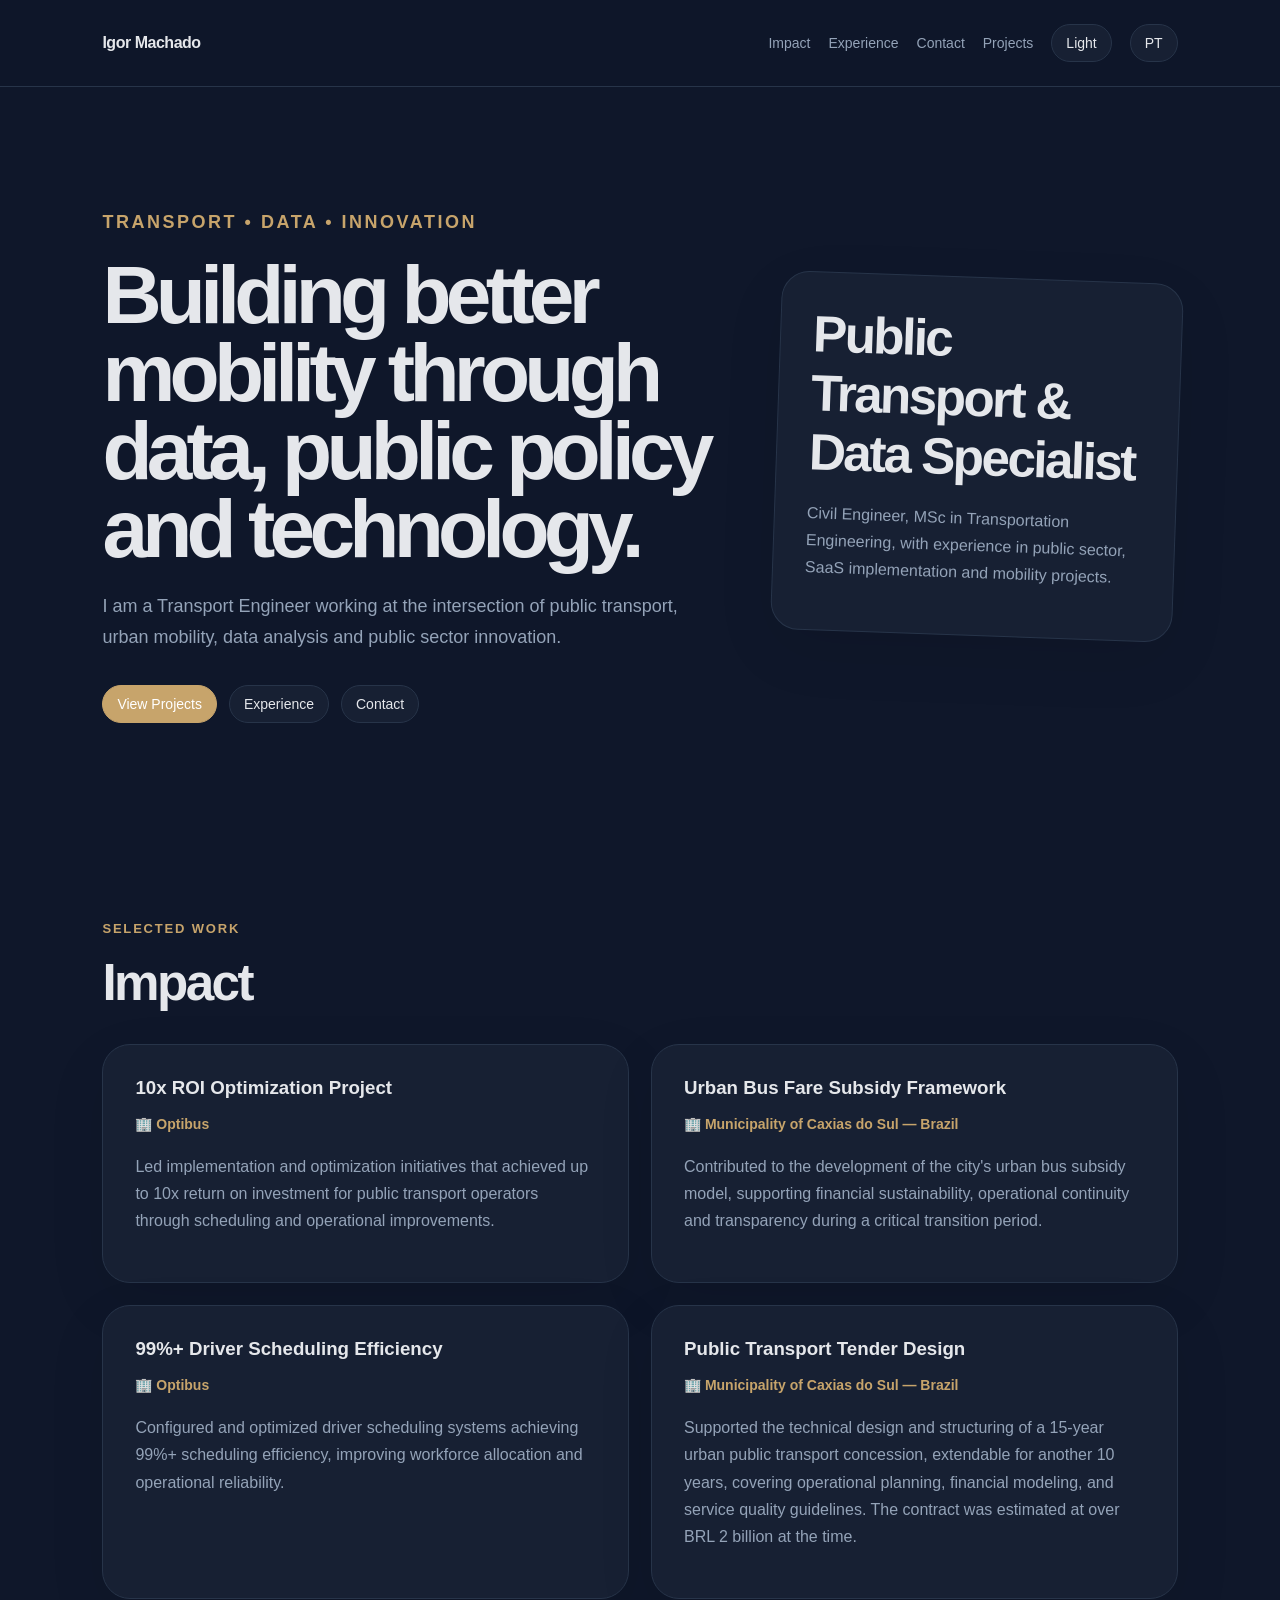
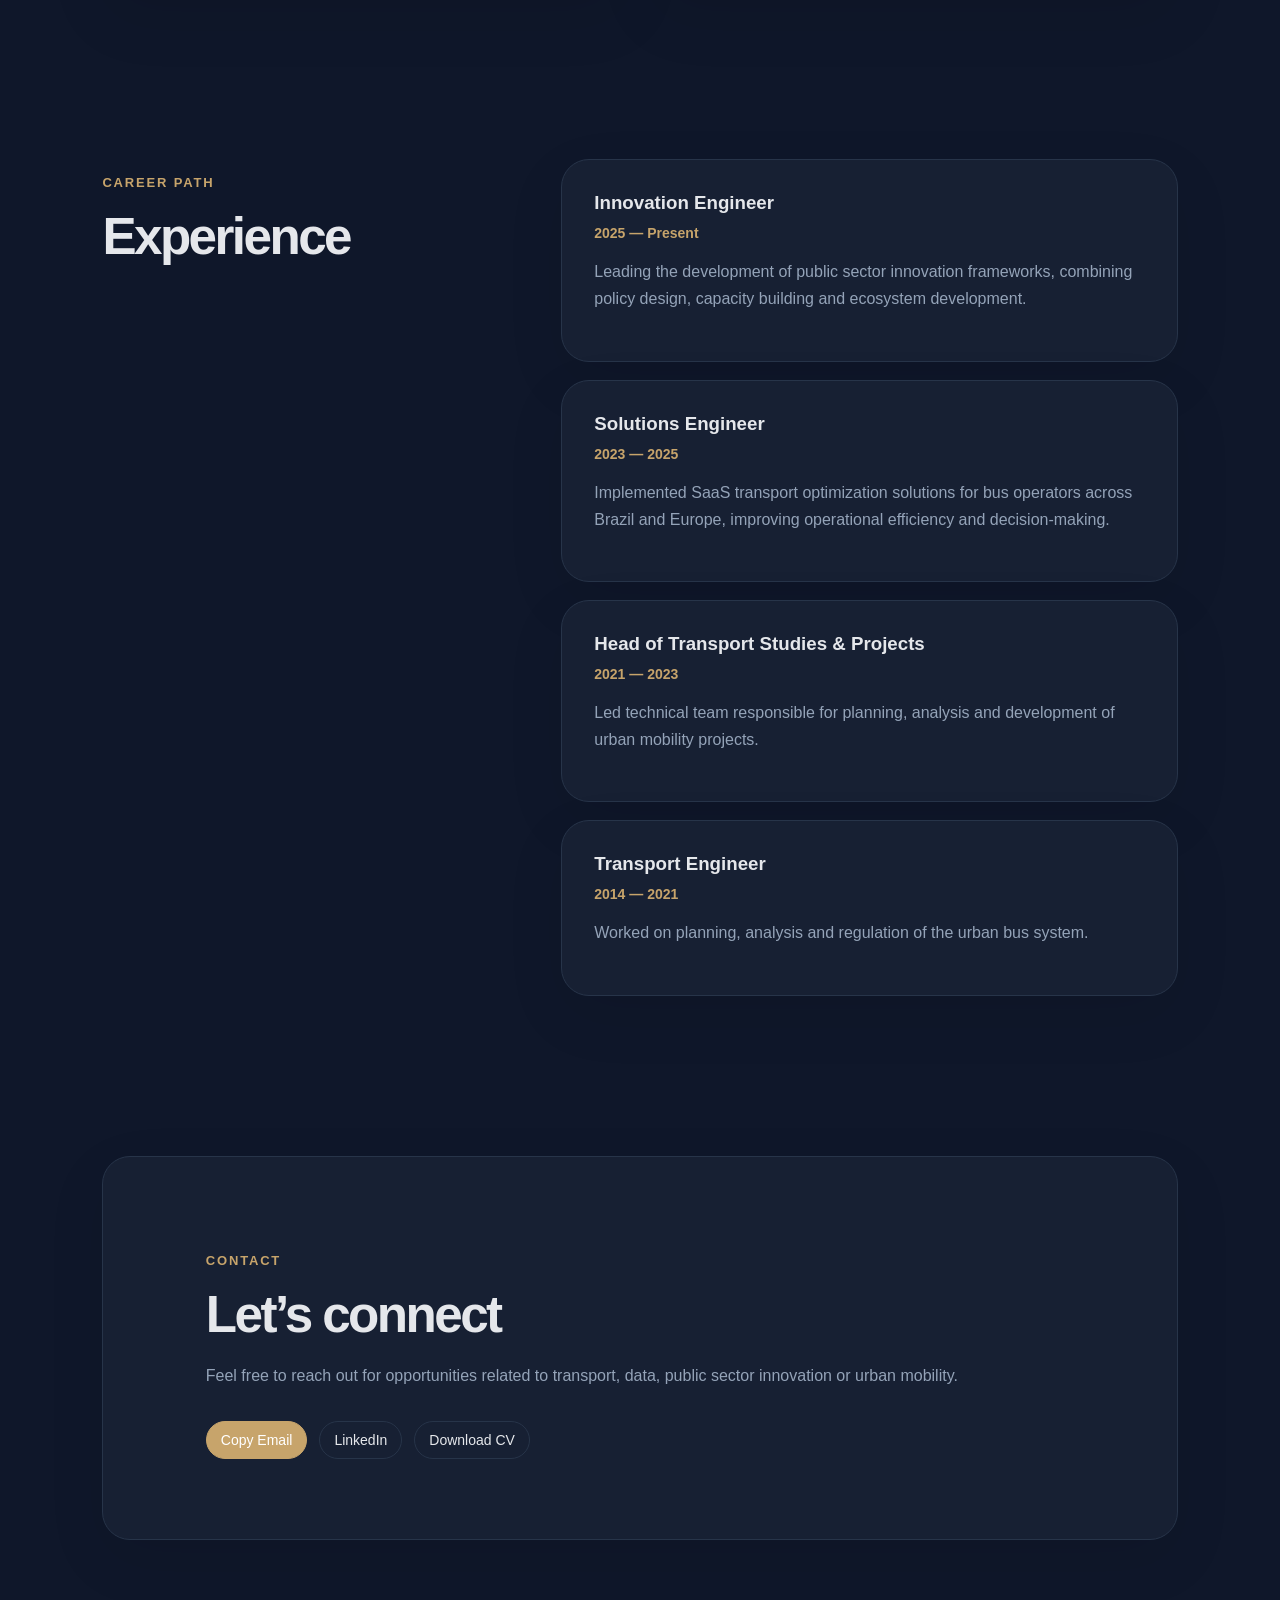
<file: index.html>
<!DOCTYPE html>
<html lang="en">
<head>
  <meta charset="UTF-8" />
  <meta name="viewport" content="width=device-width, initial-scale=1.0" />
  <title>Igor Machado</title>
  <link rel="stylesheet" href="style.css" />
</head>

<body>
  <header class="navbar">
    <div class="logo">Igor Machado</div>

    <nav class="nav-links">
      <a id="navimpact" href="#impact">Impact</a>
      <a id="navexperience" href="#experience">Experience</a>
      <a id="navcontact" href="#contact">Contact</a>
      <a id="navprojects" href="projects.html">Projects</a>
      <button id="themeBtn">Dark</button>
      <button id="langBtn">PT</button>
    </nav>
  </header>

  <main>
    <section class="hero">
      <div class="hero-text">
        <p id="eyebrow" class="eyebrow">Transport • Data • Innovation</p>

        <h1 id="heroTitle">
          Building better mobility through data, public policy and technology.
        </h1>

        <p id="heroDescription">
          I am a Transport Engineer working at the intersection of public transport,
          urban mobility, data analysis and public sector innovation.
        </p>

        <div class="hero-buttons">
          <a id="btnViewProjects" class="btn primary" href="projects.html">View Projects</a>
          <a id="btnexperience" class="btn secondary" href="#experience">Experience</a>
          <a id="btncontact" class="btn secondary" href="#contact">Contact</a>
        </div>
      </div>

      <div class="hero-card">
        <h2 id="heroCardTitle">Public Transport & Data Specialist</h2>
        <p id="heroCardDescription">
          Civil Engineer, MSc in Transportation Engineering, with experience in
          public sector, SaaS implementation and mobility projects.
        </p>
      </div>
    </section>

    <section id="impact" class="section">

      <div class="section-header">
        <p id="impactEyebrow" class="eyebrow">
          Selected Work
        </p>

        <h2 id="impactTitle">
          Impact
        </h2>
      </div>

      <div class="grid">

        <article class="card">
          <h3 id="project1Title">
            10x ROI Optimization Project
          </h3>

          <p class="project-company">
            🏢 Optibus
          </p>

          <p id="project1Description">
            Led implementation and optimization initiatives that achieved up to
            10x return on investment for public transport operators through
            scheduling and operational improvements.
          </p>
        </article>

        <article class="card">
          <h3 id="project2Title">
            Urban Bus Fare Subsidy Framework
          </h3>

          <p class="project-company">
            🏢 Municipality of Caxias do Sul — Brazil
          </p>

          <p id="project2Description">
            Contributed to the development of the city's urban bus subsidy model,
            supporting financial sustainability, operational continuity and
            transparency during a critical transition period.
          </p>
        </article>

        <article class="card">
          <h3 id="project3Title">
            99%+ Driver Scheduling Efficiency
          </h3>

          <p class="project-company">
            🏢 Optibus
          </p>

          <p id="project3Description">
            Configured and optimized driver scheduling systems achieving
            99%+ scheduling efficiency, improving workforce allocation
            and operational reliability.
          </p>
        </article>

        <article class="card">
          <h3 id="project4Title">
            Public Transport Tender Design
          </h3>

          <p class="project-company">
            🏢 Municipality of Caxias do Sul — Brazil
          </p>

          <p id="project4Description">
            Supported the technical design and structuring of a 15-year urban
            public transport concession, extendable for another 10 years,
            covering operational planning, financial modeling, and service quality
            guidelines. The contract was estimated at over BRL 2 billion at the time.
          </p>
        </article>

      </div>

    </section>

    <section id="experience" class="section split">

      <div>
        <p id="experienceEyebrow" class="eyebrow">
          Career path
        </p>

        <h2 id="experienceTitle">
          Experience
        </h2>
      </div>

      <div class="timeline">

        <div class="timeline-item">

          <h3 id="exp1Title">
            Innovation Engineer
          </h3>

          <span id="exp1Period">
            2025 — Present
          </span>

          <p id="exp1Description">
            Leading the development of public sector innovation frameworks,
            combining policy design, capacity building and ecosystem development.
          </p>
        </div>

        <div class="timeline-item">

          <h3 id="exp2Title">
            Solutions Engineer
          </h3>

          <span id="exp2Period">
            2023 — 2025
          </span>

          <p id="exp2Description">
            Implemented SaaS transport optimization solutions for bus operators
            across Brazil and Europe, improving operational efficiency and decision-making.
          </p>
        </div>

        <div class="timeline-item">

          <h3 id="exp3Title">
            Head of Transport Studies & Projects
          </h3>

          <span id="exp3Period">
            2021 — 2023
          </span>

          <p id="exp3Description">
            Led technical team responsible for planning, analysis and development
            of urban mobility projects.
          </p>
        </div>

        <div class="timeline-item">

          <h3 id="exp4Title">
            Transport Engineer
          </h3>

          <span id="exp4Period">
            2014 — 2021
          </span>

          <p id="exp4Description">
            Worked on planning, analysis and regulation of the urban bus system.
          </p>
        </div>

      </div>

    </section>

      <section id="contact" class="section about">
        <p id="contactEyebrow" class="eyebrow">Contact</p>
        <h2 id="contactTitle">Let’s connect</h2>
        <p id="contactDescription">
          Feel free to reach out for opportunities related to transport, data,
          public sector innovation or urban mobility.
        </p>

        <div class="hero-buttons">
          <button class="btn primary" id="copyEmailBtn">Copy Email</button>
          <a class="btn secondary" href="https://www.linkedin.com/in/igor-machado-s/" target="_blank">LinkedIn</a>
          <a class="btn secondary" href="static/Igor_Machado_CV.pdf" target="_blank">Download CV</a>
        </div>
      </section>
  </main>

  <script src="scripts.js"></script>
</body>
</html>
</file>
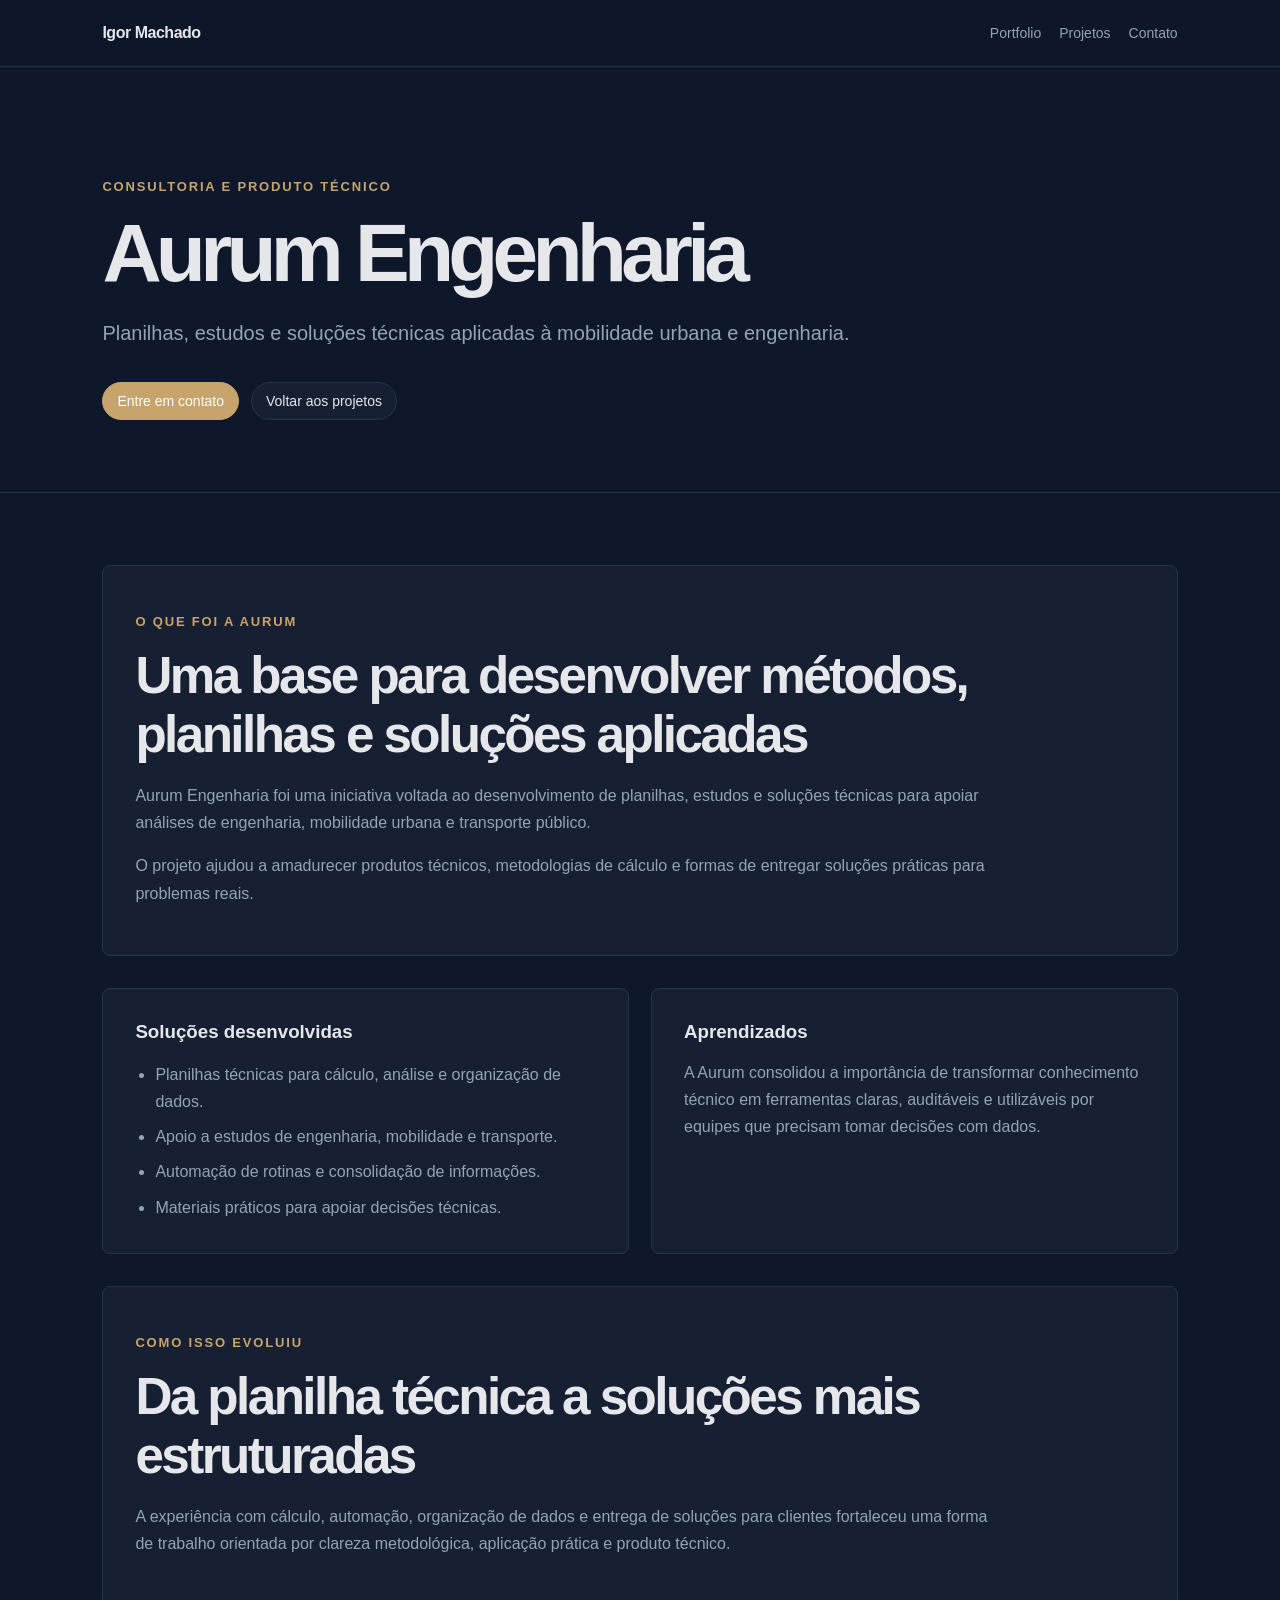
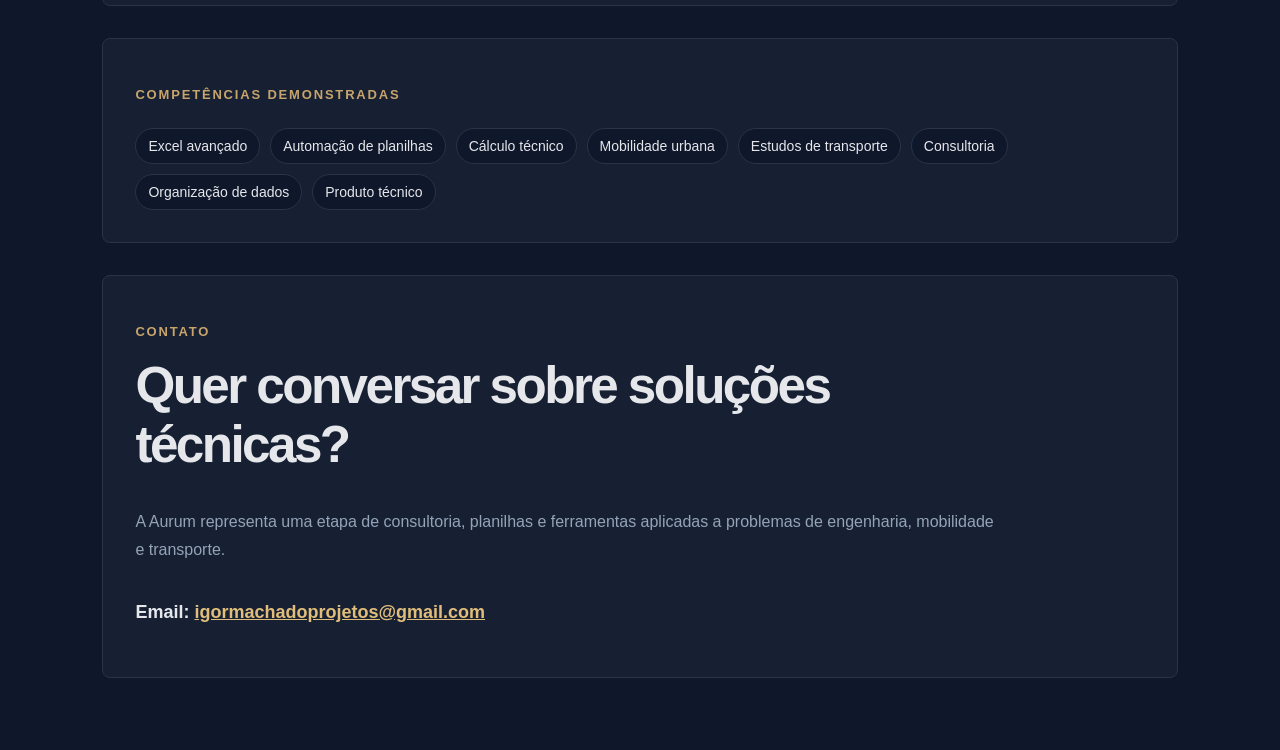
<file: aurum-engenharia/index.html>
<!DOCTYPE html>
<html lang="pt-BR">
<head>
  <meta charset="UTF-8" />
  <meta name="viewport" content="width=device-width, initial-scale=1.0" />
  <title>Aurum Engenharia | Igor Machado</title>
  <link rel="stylesheet" href="../style.css" />
</head>

<body class="dark project-detail-page">
  <header class="navbar">
    <div class="logo">
      <a href="../index.html">Igor Machado</a>
    </div>

    <nav class="nav-links">
      <a href="../index.html">Portfolio</a>
      <a href="../projects.html">Projetos</a>
      <a href="#contact-info">Contato</a>
    </nav>
  </header>

  <main>
    <section class="project-hero">
      <p class="eyebrow">Consultoria e produto t&eacute;cnico</p>
      <h1>Aurum Engenharia</h1>
      <p class="project-lead">
        Planilhas, estudos e solu&ccedil;&otilde;es t&eacute;cnicas aplicadas &agrave; mobilidade urbana
        e engenharia.
      </p>
      <div class="hero-buttons">
        <a class="btn primary" href="#contact-info">Entre em contato</a>
        <a class="btn secondary" href="../projects.html">Voltar aos projetos</a>
      </div>
    </section>

    <section class="project-content">
      <div class="content-block">
        <p class="eyebrow">O que foi a Aurum</p>
        <h2>Uma base para desenvolver m&eacute;todos, planilhas e solu&ccedil;&otilde;es aplicadas</h2>
        <p>
          Aurum Engenharia foi uma iniciativa voltada ao desenvolvimento de
          planilhas, estudos e solu&ccedil;&otilde;es t&eacute;cnicas para apoiar an&aacute;lises de
          engenharia, mobilidade urbana e transporte p&uacute;blico.
        </p>
        <p>
          O projeto ajudou a amadurecer produtos t&eacute;cnicos, metodologias de
          c&aacute;lculo e formas de entregar solu&ccedil;&otilde;es pr&aacute;ticas para problemas reais.
        </p>
      </div>

      <div class="content-grid">
        <article class="detail-card">
          <h3>Solu&ccedil;&otilde;es desenvolvidas</h3>
          <ul>
            <li>Planilhas t&eacute;cnicas para c&aacute;lculo, an&aacute;lise e organiza&ccedil;&atilde;o de dados.</li>
            <li>Apoio a estudos de engenharia, mobilidade e transporte.</li>
            <li>Automa&ccedil;&atilde;o de rotinas e consolida&ccedil;&atilde;o de informa&ccedil;&otilde;es.</li>
            <li>Materiais pr&aacute;ticos para apoiar decis&otilde;es t&eacute;cnicas.</li>
          </ul>
        </article>

        <article class="detail-card">
          <h3>Aprendizados</h3>
          <p>
            A Aurum consolidou a import&acirc;ncia de transformar conhecimento t&eacute;cnico
            em ferramentas claras, audit&aacute;veis e utiliz&aacute;veis por equipes que
            precisam tomar decis&otilde;es com dados.
          </p>
        </article>
      </div>

      <div class="content-block">
        <p class="eyebrow">Como isso evoluiu</p>
        <h2>Da planilha t&eacute;cnica a solu&ccedil;&otilde;es mais estruturadas</h2>
        <p>
          A experi&ecirc;ncia com c&aacute;lculo, automa&ccedil;&atilde;o, organiza&ccedil;&atilde;o de dados e
          entrega de solu&ccedil;&otilde;es para clientes fortaleceu uma forma de trabalho
          orientada por clareza metodol&oacute;gica, aplica&ccedil;&atilde;o pr&aacute;tica e produto t&eacute;cnico.
        </p>
      </div>

      <section class="skills-section">
        <p class="eyebrow">Compet&ecirc;ncias demonstradas</p>
        <div class="skill-list">
          <span>Excel avan&ccedil;ado</span>
          <span>Automa&ccedil;&atilde;o de planilhas</span>
          <span>C&aacute;lculo t&eacute;cnico</span>
          <span>Mobilidade urbana</span>
          <span>Estudos de transporte</span>
          <span>Consultoria</span>
          <span>Organiza&ccedil;&atilde;o de dados</span>
          <span>Produto t&eacute;cnico</span>
        </div>
      </section>

      <section id="contact-info" class="project-cta">
        <p class="eyebrow">Contato</p>
        <h2>Quer conversar sobre solu&ccedil;&otilde;es t&eacute;cnicas?</h2>
        <p>
          A Aurum representa uma etapa de consultoria, planilhas e ferramentas
          aplicadas a problemas de engenharia, mobilidade e transporte.
        </p>
        <p class="contact-email">
          Email: <a href="mailto:igormachadoprojetos@gmail.com">igormachadoprojetos@gmail.com</a>
        </p>
      </section>
    </section>
  </main>
</body>
</html>
</file>
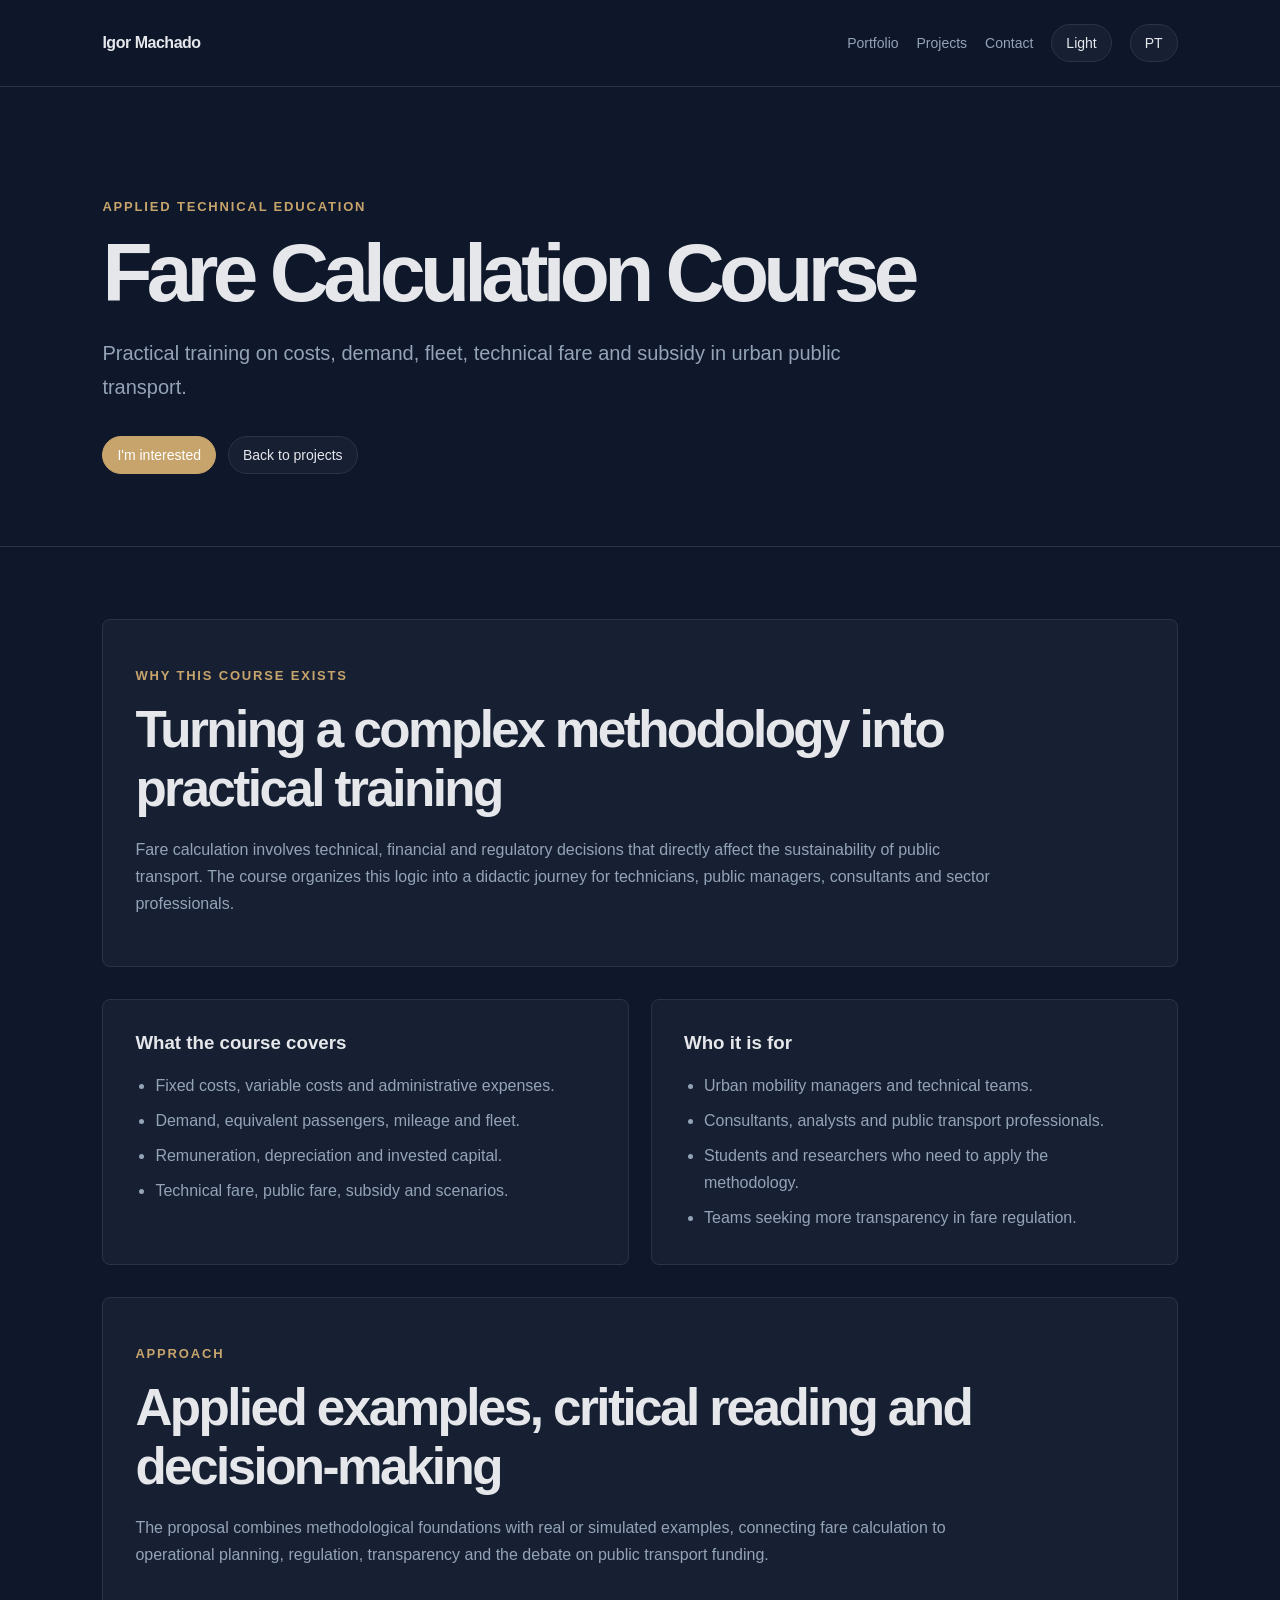
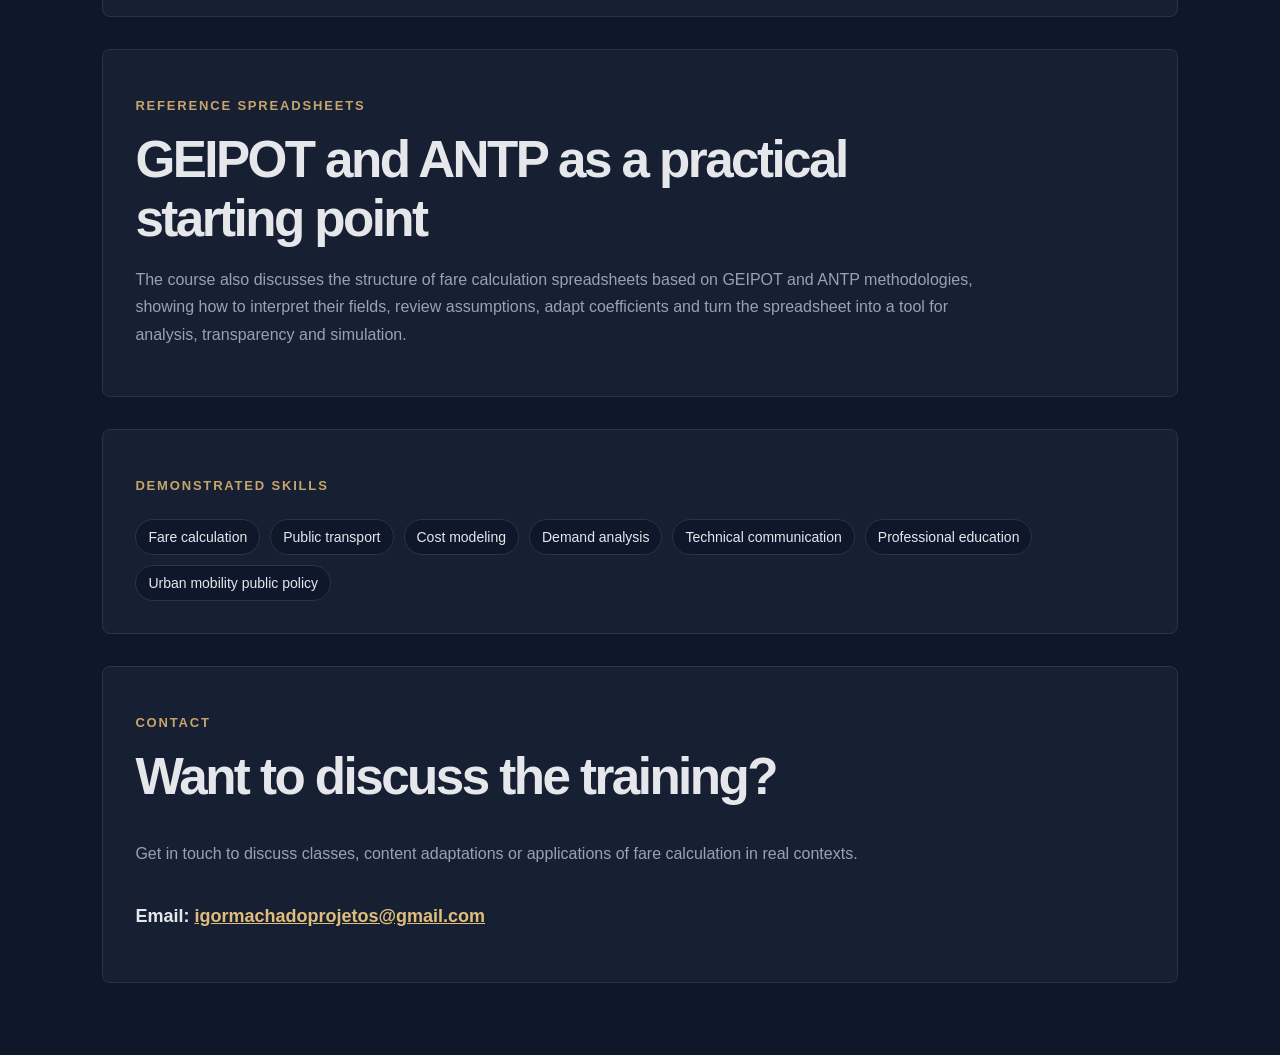
<file: curso-calculo-tarifario/index.html>
<!DOCTYPE html>
<html lang="pt-BR">
<head>
  <meta charset="UTF-8" />
  <meta name="viewport" content="width=device-width, initial-scale=1.0" />
  <title>Curso de C&aacute;lculo Tarif&aacute;rio | Igor Machado</title>
  <link rel="stylesheet" href="../style.css" />
</head>

<body class="dark project-detail-page">
  <header class="navbar">
    <div class="logo">
      <a href="../index.html">Igor Machado</a>
    </div>

    <nav class="nav-links">
      <a id="navhome" href="../index.html">Portfolio</a>
      <a id="navprojects" href="../projects.html">Projetos</a>
      <a id="navcontact" href="#contact-info">Contato</a>
      <button id="themeBtn">Dark</button>
      <button id="langBtn">PT</button>
    </nav>
  </header>

  <main>
    <section class="project-hero">
      <p id="heroEyebrow" class="eyebrow">Educa&ccedil;&atilde;o t&eacute;cnica aplicada</p>
      <h1 id="heroTitle">Curso de C&aacute;lculo Tarif&aacute;rio</h1>
      <p id="heroDescription" class="project-lead">
        Forma&ccedil;&atilde;o pr&aacute;tica sobre custos, demanda, frota, tarifa t&eacute;cnica
        e subs&iacute;dio no transporte p&uacute;blico urbano.
      </p>
      <div class="hero-buttons">
        <a id="interestButton" class="btn primary" href="#contact-info">Tenho interesse</a>
        <a id="projectsButton" class="btn secondary" href="../projects.html">Voltar aos projetos</a>
      </div>
    </section>

    <section class="project-content">
      <div class="content-block">
        <p id="whyEyebrow" class="eyebrow">Por que este curso existe</p>
        <h2 id="whyTitle">Traduzir uma metodologia complexa em forma&ccedil;&atilde;o pr&aacute;tica</h2>
        <p id="whyDescription">
          O c&aacute;lculo tarif&aacute;rio envolve decis&otilde;es t&eacute;cnicas, financeiras e
          regulat&oacute;rias que afetam diretamente a sustentabilidade do transporte
          coletivo. O curso organiza essa l&oacute;gica em uma jornada did&aacute;tica para
          apoiar t&eacute;cnicos, gestores p&uacute;blicos, consultores e profissionais do setor.
        </p>
      </div>

      <div class="content-grid">
        <article class="detail-card">
          <h3 id="topicsTitle">O que o curso aborda</h3>
          <ul>
            <li id="topic1">Custos fixos, custos vari&aacute;veis e despesas administrativas.</li>
            <li id="topic2">Demanda, passageiros equivalentes, quilometragem e frota.</li>
            <li id="topic3">Remunera&ccedil;&atilde;o, deprecia&ccedil;&atilde;o e capital investido.</li>
            <li id="topic4">Tarifa t&eacute;cnica, tarifa p&uacute;blica, subs&iacute;dio e cen&aacute;rios.</li>
          </ul>
        </article>

        <article class="detail-card">
          <h3 id="audienceTitle">Para quem &eacute;</h3>
          <ul>
            <li id="audience1">Gestores e equipes t&eacute;cnicas de mobilidade urbana.</li>
            <li id="audience2">Consultores, analistas e profissionais de transporte coletivo.</li>
            <li id="audience3">Estudantes e pesquisadores que precisam aplicar a metodologia.</li>
            <li id="audience4">Times que buscam mais transpar&ecirc;ncia na regula&ccedil;&atilde;o tarif&aacute;ria.</li>
          </ul>
        </article>
      </div>

      <div class="content-block">
        <p id="approachEyebrow" class="eyebrow">Abordagem</p>
        <h2 id="approachTitle">Exemplos aplicados, leitura cr&iacute;tica e tomada de decis&atilde;o</h2>
        <p id="approachDescription">
          A proposta combina fundamentos metodol&oacute;gicos com exemplos reais ou
          simulados, conectando o c&aacute;lculo da tarifa ao planejamento operacional,
          &agrave; regula&ccedil;&atilde;o, &agrave; transpar&ecirc;ncia e ao debate sobre financiamento do
          transporte p&uacute;blico.
        </p>
      </div>

      <div class="content-block">
        <p id="spreadsheetsEyebrow" class="eyebrow">Planilhas de refer&ecirc;ncia</p>
        <h2 id="spreadsheetsTitle">GEIPOT e ANTP como ponto de partida pr&aacute;tico</h2>
        <p id="spreadsheetsDescription">
          O curso tamb&eacute;m discute a estrutura das planilhas de c&aacute;lculo tarif&aacute;rio
          baseadas nas metodologias do GEIPOT e da ANTP, mostrando como interpretar
          seus campos, revisar premissas, adaptar coeficientes e transformar a
          planilha em uma ferramenta de an&aacute;lise, transpar&ecirc;ncia e simula&ccedil;&atilde;o.
        </p>
      </div>

      <section class="skills-section">
        <p id="skillsEyebrow" class="eyebrow">Compet&ecirc;ncias demonstradas</p>
        <div class="skill-list">
          <span id="skill1">C&aacute;lculo tarif&aacute;rio</span>
          <span id="skill2">Transporte p&uacute;blico</span>
          <span id="skill3">Modelagem de custos</span>
          <span id="skill4">An&aacute;lise de demanda</span>
          <span id="skill5">Comunica&ccedil;&atilde;o t&eacute;cnica</span>
          <span id="skill6">Educa&ccedil;&atilde;o profissional</span>
          <span id="skill7">Pol&iacute;ticas p&uacute;blicas de mobilidade</span>
        </div>
      </section>

      <section id="contact-info" class="project-cta">
        <p id="contactEyebrow" class="eyebrow">Contato</p>
        <h2 id="contactTitle">Quer conversar sobre a forma&ccedil;&atilde;o?</h2>
        <p id="contactDescription">
          Entre em contato para discutir turmas, adapta&ccedil;&otilde;es de conte&uacute;do ou
          aplica&ccedil;&otilde;es do c&aacute;lculo tarif&aacute;rio em contextos reais.
        </p>
        <p class="contact-email">
          Email: <a href="mailto:igormachadoprojetos@gmail.com">igormachadoprojetos@gmail.com</a>
        </p>
      </section>
    </section>
  </main>

  <script>
    document.addEventListener("DOMContentLoaded", function () {
      const themeBtn = document.getElementById("themeBtn");
      const langBtn = document.getElementById("langBtn");

      const text = {
        pt: {
          title: "Curso de C&aacute;lculo Tarif&aacute;rio | Igor Machado",
          htmlLang: "pt-BR",
          navhome: "Portfolio",
          navprojects: "Projetos",
          navcontact: "Contato",
          heroEyebrow: "Educa&ccedil;&atilde;o t&eacute;cnica aplicada",
          heroTitle: "Curso de C&aacute;lculo Tarif&aacute;rio",
          heroDescription: "Forma&ccedil;&atilde;o pr&aacute;tica sobre custos, demanda, frota, tarifa t&eacute;cnica e subs&iacute;dio no transporte p&uacute;blico urbano.",
          interestButton: "Tenho interesse",
          projectsButton: "Voltar aos projetos",
          whyEyebrow: "Por que este curso existe",
          whyTitle: "Traduzir uma metodologia complexa em forma&ccedil;&atilde;o pr&aacute;tica",
          whyDescription: "O c&aacute;lculo tarif&aacute;rio envolve decis&otilde;es t&eacute;cnicas, financeiras e regulat&oacute;rias que afetam diretamente a sustentabilidade do transporte coletivo. O curso organiza essa l&oacute;gica em uma jornada did&aacute;tica para apoiar t&eacute;cnicos, gestores p&uacute;blicos, consultores e profissionais do setor.",
          topicsTitle: "O que o curso aborda",
          topic1: "Custos fixos, custos vari&aacute;veis e despesas administrativas.",
          topic2: "Demanda, passageiros equivalentes, quilometragem e frota.",
          topic3: "Remunera&ccedil;&atilde;o, deprecia&ccedil;&atilde;o e capital investido.",
          topic4: "Tarifa t&eacute;cnica, tarifa p&uacute;blica, subs&iacute;dio e cen&aacute;rios.",
          audienceTitle: "Para quem &eacute;",
          audience1: "Gestores e equipes t&eacute;cnicas de mobilidade urbana.",
          audience2: "Consultores, analistas e profissionais de transporte coletivo.",
          audience3: "Estudantes e pesquisadores que precisam aplicar a metodologia.",
          audience4: "Times que buscam mais transpar&ecirc;ncia na regula&ccedil;&atilde;o tarif&aacute;ria.",
          approachEyebrow: "Abordagem",
          approachTitle: "Exemplos aplicados, leitura cr&iacute;tica e tomada de decis&atilde;o",
          approachDescription: "A proposta combina fundamentos metodol&oacute;gicos com exemplos reais ou simulados, conectando o c&aacute;lculo da tarifa ao planejamento operacional, &agrave; regula&ccedil;&atilde;o, &agrave; transpar&ecirc;ncia e ao debate sobre financiamento do transporte p&uacute;blico.",
          spreadsheetsEyebrow: "Planilhas de refer&ecirc;ncia",
          spreadsheetsTitle: "GEIPOT e ANTP como ponto de partida pr&aacute;tico",
          spreadsheetsDescription: "O curso tamb&eacute;m discute a estrutura das planilhas de c&aacute;lculo tarif&aacute;rio baseadas nas metodologias do GEIPOT e da ANTP, mostrando como interpretar seus campos, revisar premissas, adaptar coeficientes e transformar a planilha em uma ferramenta de an&aacute;lise, transpar&ecirc;ncia e simula&ccedil;&atilde;o.",
          skillsEyebrow: "Compet&ecirc;ncias demonstradas",
          skill1: "C&aacute;lculo tarif&aacute;rio",
          skill2: "Transporte p&uacute;blico",
          skill3: "Modelagem de custos",
          skill4: "An&aacute;lise de demanda",
          skill5: "Comunica&ccedil;&atilde;o t&eacute;cnica",
          skill6: "Educa&ccedil;&atilde;o profissional",
          skill7: "Pol&iacute;ticas p&uacute;blicas de mobilidade",
          contactEyebrow: "Contato",
          contactTitle: "Quer conversar sobre a forma&ccedil;&atilde;o?",
          contactDescription: "Entre em contato para discutir turmas, adapta&ccedil;&otilde;es de conte&uacute;do ou aplica&ccedil;&otilde;es do c&aacute;lculo tarif&aacute;rio em contextos reais."
        },
        en: {
          title: "Fare Calculation Course | Igor Machado",
          htmlLang: "en",
          navhome: "Portfolio",
          navprojects: "Projects",
          navcontact: "Contact",
          heroEyebrow: "Applied technical education",
          heroTitle: "Fare Calculation Course",
          heroDescription: "Practical training on costs, demand, fleet, technical fare and subsidy in urban public transport.",
          interestButton: "I'm interested",
          projectsButton: "Back to projects",
          whyEyebrow: "Why this course exists",
          whyTitle: "Turning a complex methodology into practical training",
          whyDescription: "Fare calculation involves technical, financial and regulatory decisions that directly affect the sustainability of public transport. The course organizes this logic into a didactic journey for technicians, public managers, consultants and sector professionals.",
          topicsTitle: "What the course covers",
          topic1: "Fixed costs, variable costs and administrative expenses.",
          topic2: "Demand, equivalent passengers, mileage and fleet.",
          topic3: "Remuneration, depreciation and invested capital.",
          topic4: "Technical fare, public fare, subsidy and scenarios.",
          audienceTitle: "Who it is for",
          audience1: "Urban mobility managers and technical teams.",
          audience2: "Consultants, analysts and public transport professionals.",
          audience3: "Students and researchers who need to apply the methodology.",
          audience4: "Teams seeking more transparency in fare regulation.",
          approachEyebrow: "Approach",
          approachTitle: "Applied examples, critical reading and decision-making",
          approachDescription: "The proposal combines methodological foundations with real or simulated examples, connecting fare calculation to operational planning, regulation, transparency and the debate on public transport funding.",
          spreadsheetsEyebrow: "Reference spreadsheets",
          spreadsheetsTitle: "GEIPOT and ANTP as a practical starting point",
          spreadsheetsDescription: "The course also discusses the structure of fare calculation spreadsheets based on GEIPOT and ANTP methodologies, showing how to interpret their fields, review assumptions, adapt coefficients and turn the spreadsheet into a tool for analysis, transparency and simulation.",
          skillsEyebrow: "Demonstrated skills",
          skill1: "Fare calculation",
          skill2: "Public transport",
          skill3: "Cost modeling",
          skill4: "Demand analysis",
          skill5: "Technical communication",
          skill6: "Professional education",
          skill7: "Urban mobility public policy",
          contactEyebrow: "Contact",
          contactTitle: "Want to discuss the training?",
          contactDescription: "Get in touch to discuss classes, content adaptations or applications of fare calculation in real contexts."
        }
      };

      function setLanguage(lang) {
        const languageText = text[lang];

        Object.entries(languageText).forEach(([id, value]) => {
          if (id === "title" || id === "htmlLang") {
            return;
          }

          const element = document.getElementById(id);
          if (element) {
            element.innerHTML = value;
          }
        });

        document.title = languageText.title;
        document.documentElement.lang = languageText.htmlLang;
        langBtn.innerText = lang === "pt" ? "EN" : "PT";
        localStorage.setItem("language", lang);
      }

      themeBtn.addEventListener("click", () => {
        document.body.classList.toggle("dark");
        themeBtn.innerText = document.body.classList.contains("dark") ? "Light" : "Dark";
      });

      document.body.classList.add("dark");
      themeBtn.innerText = "Light";

      let language =
        localStorage.getItem("language") ||
        ((navigator.language || navigator.userLanguage).startsWith("pt") ? "pt" : "en");

      setLanguage(language);

      langBtn.addEventListener("click", () => {
        language = language === "en" ? "pt" : "en";
        setLanguage(language);
      });
    });
  </script>
</body>
</html>
</file>
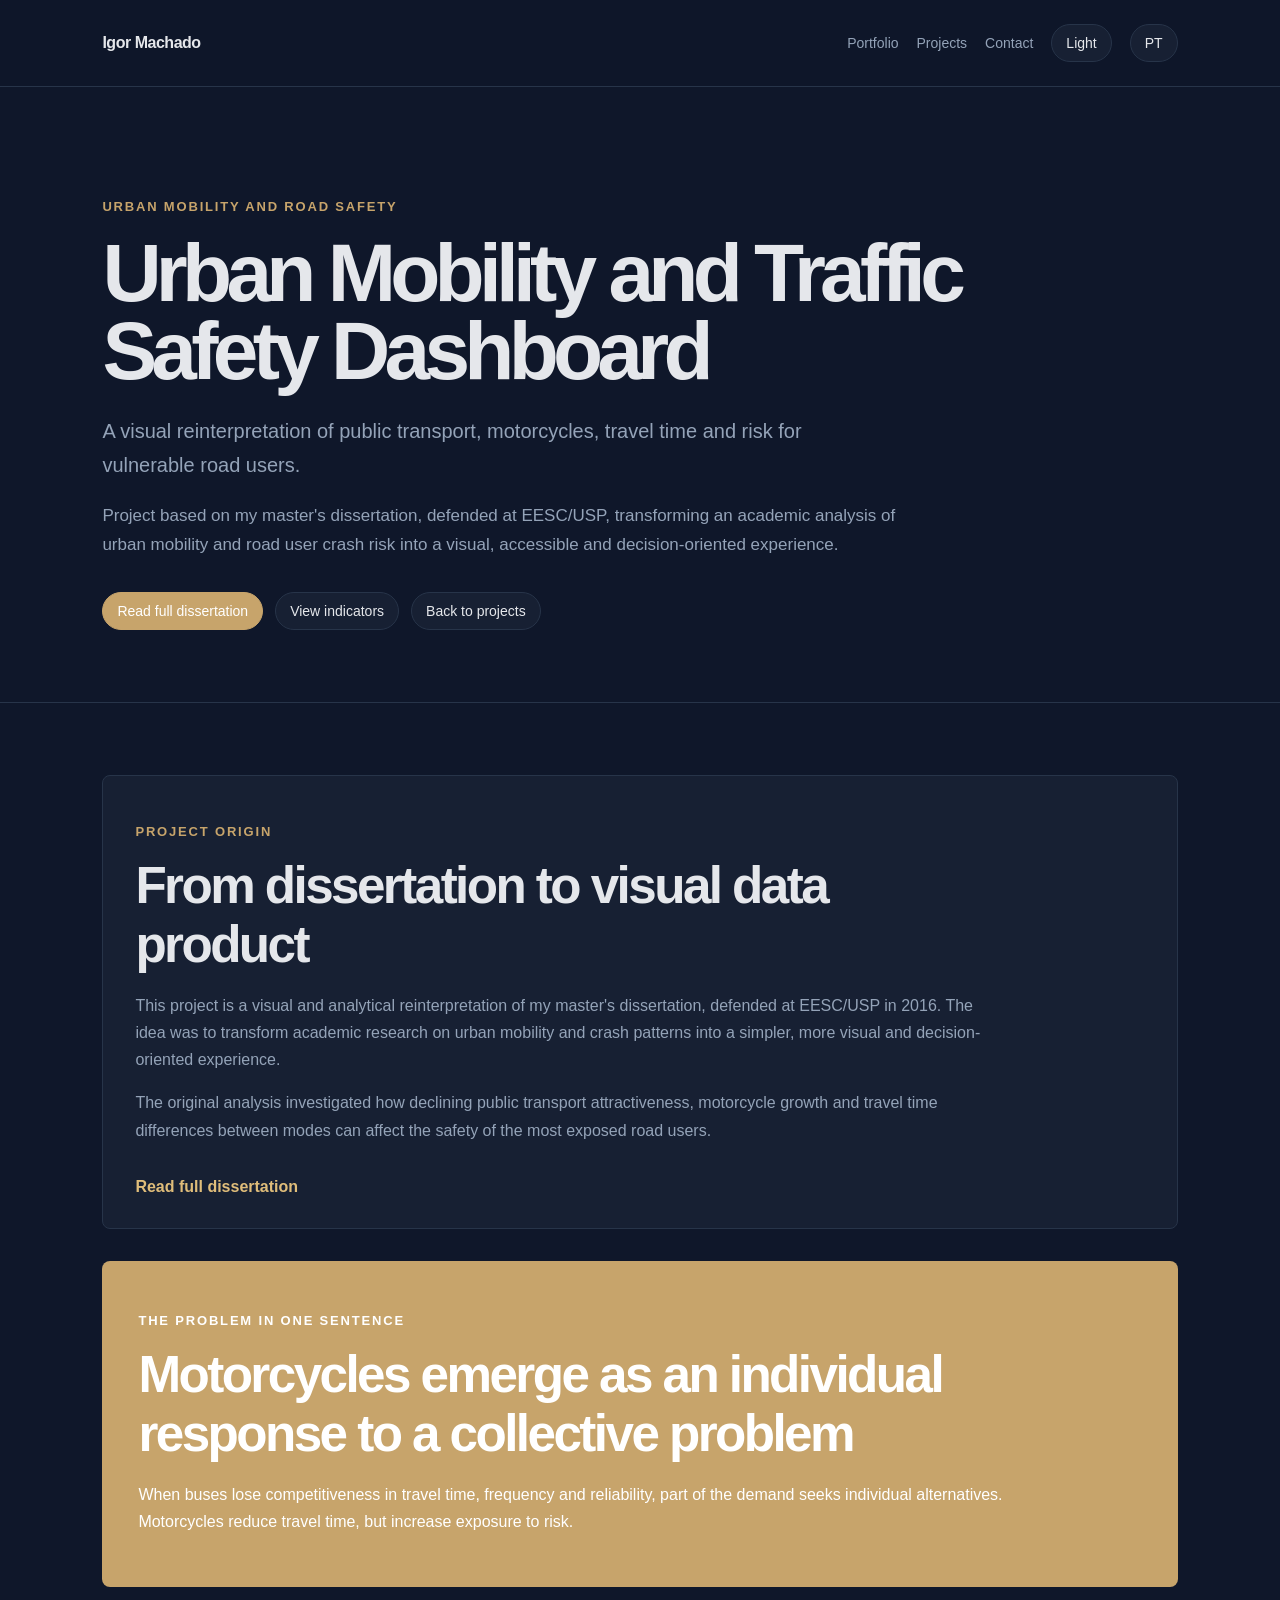
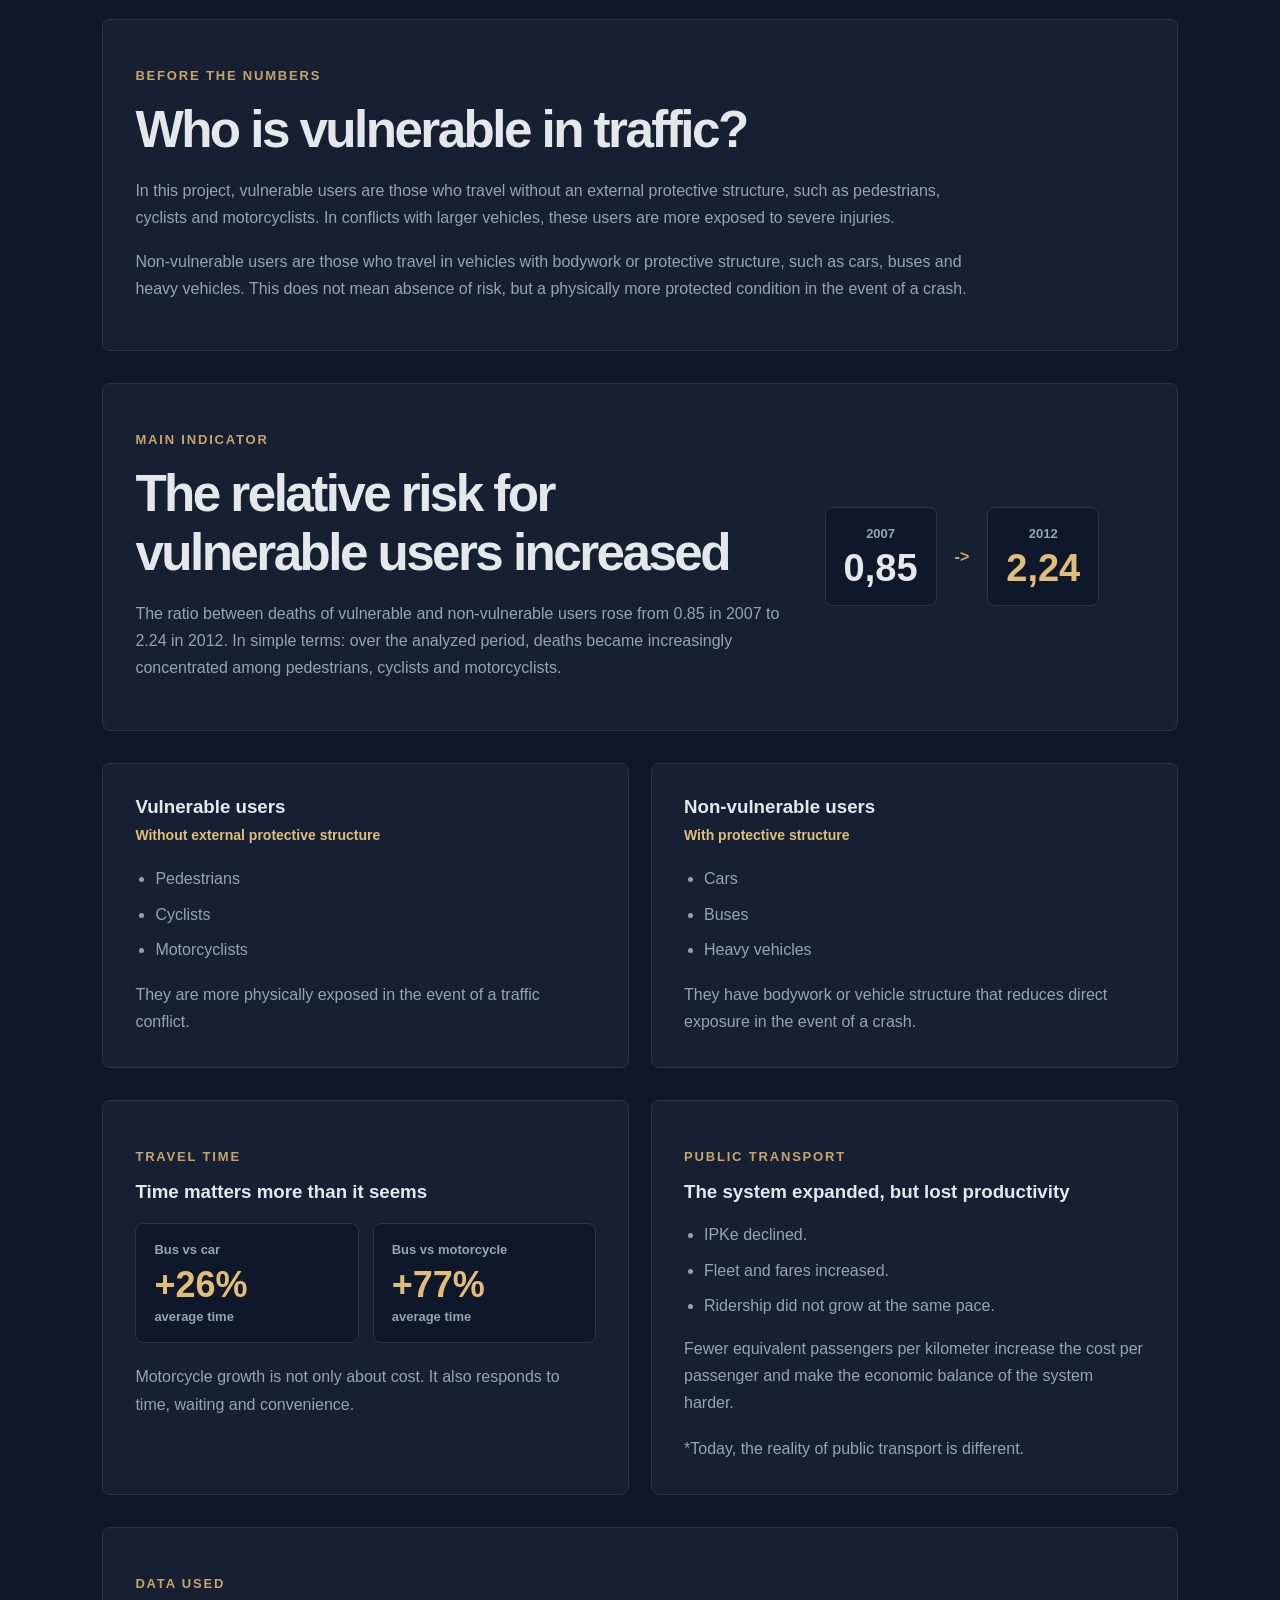
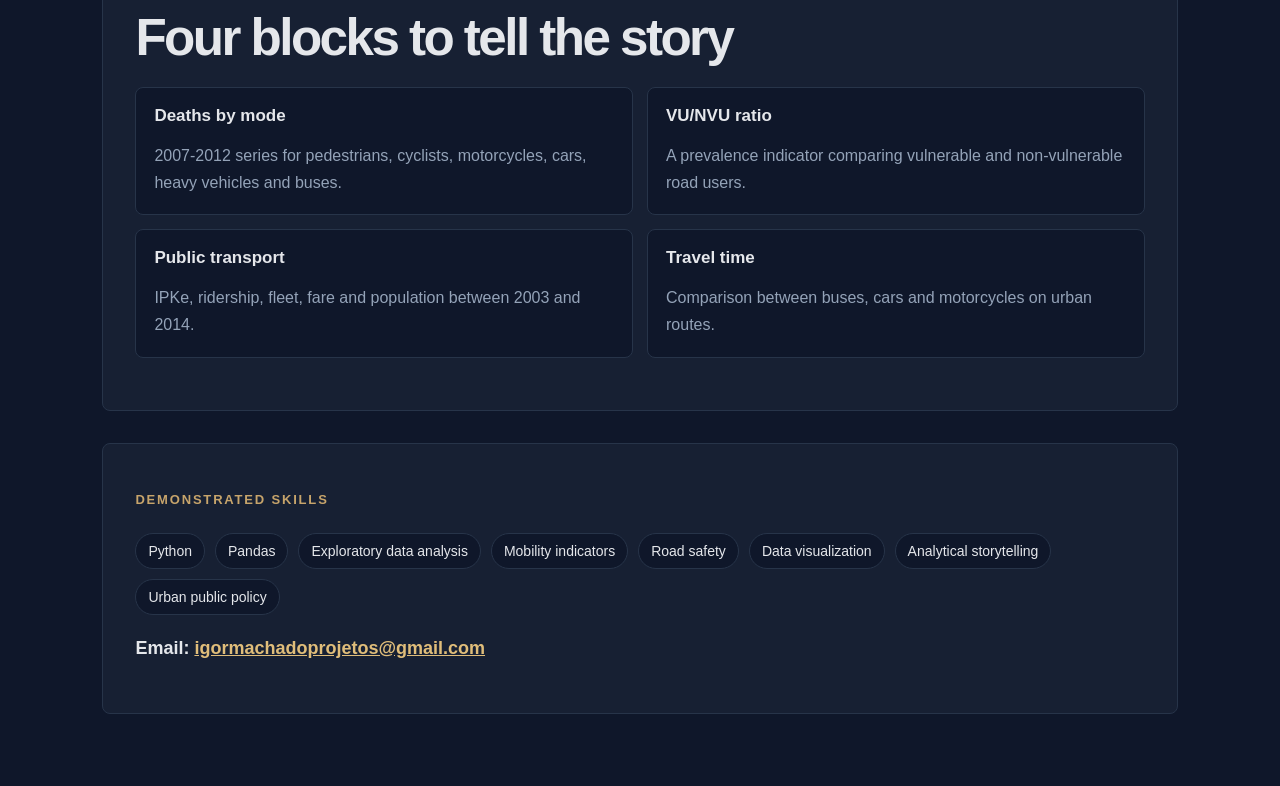
<file: painel-mobilidade-seguranca-viaria/index.html>
<!DOCTYPE html>
<html lang="pt-BR">
<head>
  <meta charset="UTF-8" />
  <meta name="viewport" content="width=device-width, initial-scale=1.0" />
  <title>Painel de Mobilidade e Seguran&ccedil;a Vi&aacute;ria | Igor Machado</title>
  <link rel="stylesheet" href="../style.css" />
</head>

<body class="project-detail-page">
  <header class="navbar">
    <div class="logo">
      <a href="../index.html">Igor Machado</a>
    </div>

    <nav class="nav-links">
      <a id="navhome" href="../index.html">Portfolio</a>
      <a id="navprojects" href="../projects.html">Projetos</a>
      <a id="navcontact" href="#contact-info">Contato</a>
      <button id="themeBtn">Dark</button>
      <button id="langBtn">PT</button>
    </nav>
  </header>

  <main>
    <section class="project-hero">
      <p id="eyebrow" class="eyebrow">Mobilidade urbana e seguran&ccedil;a vi&aacute;ria</p>
      <h1 id="heroTitle">Painel de Mobilidade e Seguran&ccedil;a Vi&aacute;ria</h1>
      <p id="heroDescription" class="project-lead">
        Uma releitura visual sobre transporte p&uacute;blico, motocicletas, tempo de viagem
        e risco para usu&aacute;rios vulner&aacute;veis.
      </p>
      <p id="heroSupport" class="project-support">
        Projeto baseado na minha disserta&ccedil;&atilde;o de mestrado, defendida na EESC/USP,
        que transforma uma an&aacute;lise acad&ecirc;mica sobre mobilidade urbana e acidentalidade
        em uma experi&ecirc;ncia visual, acess&iacute;vel e orientada &agrave; tomada de decis&atilde;o.
      </p>
      <div class="hero-buttons">
        <a id="btnThesis" class="btn primary" href="https://teses.usp.br/teses/disponiveis/18/18144/tde-16062016-171651/pt-br.html" target="_blank" rel="noopener">Ler disserta&ccedil;&atilde;o completa</a>
        <a id="btnMethodology" class="btn secondary" href="#indicators">Ver indicadores</a>
        <a id="btnProjects" class="btn secondary" href="../projects.html">Voltar aos projetos</a>
      </div>
    </section>

    <section class="project-content">
      <div class="content-block">
        <p id="originEyebrow" class="eyebrow">Origem do projeto</p>
        <h2 id="originTitle">Da disserta&ccedil;&atilde;o ao produto visual de dados</h2>
        <p id="originDescription">
          Este projeto &eacute; uma releitura visual e anal&iacute;tica da minha disserta&ccedil;&atilde;o
          de mestrado, defendida na EESC/USP em 2016. A ideia foi transformar
          uma pesquisa acad&ecirc;mica sobre mobilidade urbana e acidentalidade em uma
          experi&ecirc;ncia mais simples, visual e orientada &agrave; tomada de decis&atilde;o.
        </p>
        <p id="originComplement">
          A an&aacute;lise original investigou como a perda de atratividade do transporte
          p&uacute;blico, o crescimento da motocicleta e a diferen&ccedil;a de tempo entre modos
          podem afetar a seguran&ccedil;a dos usu&aacute;rios mais expostos no tr&acirc;nsito.
        </p>
        <a id="originButton" class="project-link" href="https://teses.usp.br/teses/disponiveis/18/18144/tde-16062016-171651/pt-br.html" target="_blank" rel="noopener">Ler disserta&ccedil;&atilde;o completa</a>
      </div>

      <div class="insight-block">
        <p id="problemEyebrow" class="eyebrow">O problema em uma frase</p>
        <h2 id="problemTitle">A motocicleta aparece como resposta individual a um problema coletivo</h2>
        <p id="problemDescription">
          Quando o &ocirc;nibus perde competitividade em tempo, frequ&ecirc;ncia e confiabilidade,
          parte da demanda busca alternativas individuais. A motocicleta reduz o tempo
          de viagem, mas aumenta a exposi&ccedil;&atilde;o ao risco.
        </p>
      </div>

      <section class="content-block">
        <p id="exposureEyebrow" class="eyebrow">Antes dos n&uacute;meros</p>
        <h2 id="exposureTitle">Quem &eacute; vulner&aacute;vel no tr&acirc;nsito?</h2>
        <p id="exposureDescription">
          Neste projeto, usu&aacute;rios vulner&aacute;veis s&atilde;o aqueles que se deslocam sem
          uma estrutura externa de prote&ccedil;&atilde;o, como pedestres, ciclistas e motociclistas.
          Em caso de conflito com ve&iacute;culos maiores, esses usu&aacute;rios est&atilde;o mais
          expostos a les&otilde;es graves.
        </p>
        <p id="exposureComplement">
          Usu&aacute;rios n&atilde;o vulner&aacute;veis s&atilde;o aqueles que se deslocam em ve&iacute;culos com
          carenagem ou estrutura de prote&ccedil;&atilde;o, como autom&oacute;veis, &ocirc;nibus e ve&iacute;culos
          pesados. Isso n&atilde;o significa aus&ecirc;ncia de risco, mas uma condi&ccedil;&atilde;o f&iacute;sica
          de maior prote&ccedil;&atilde;o em caso de acidente.
        </p>
      </section>

      <section id="indicators" class="content-block metric-story">
        <div>
          <p id="indicatorEyebrow" class="eyebrow">Indicador principal</p>
          <h2 id="indicatorTitle">O risco relativo dos usu&aacute;rios vulner&aacute;veis aumentou</h2>
          <p id="indicatorDescription">
            A rela&ccedil;&atilde;o entre &oacute;bitos de usu&aacute;rios vulner&aacute;veis e n&atilde;o vulner&aacute;veis
            passou de 0,85 em 2007 para 2,24 em 2012. Em termos simples: ao longo
            do per&iacute;odo analisado, os &oacute;bitos se concentraram cada vez mais entre
            pedestres, ciclistas e motociclistas.
          </p>
        </div>

        <div class="metric-comparison" aria-label="Razao entre usuarios vulneraveis e nao vulneraveis">
          <div class="metric-point">
            <span id="metric2007Label">2007</span>
            <strong>0,85</strong>
          </div>
          <div class="metric-arrow">-&gt;</div>
          <div class="metric-point featured">
            <span id="metric2012Label">2012</span>
            <strong>2,24</strong>
          </div>
        </div>
      </section>

      <div class="content-grid">
        <article class="detail-card">
          <h3 id="vulnerableTitle">Usu&aacute;rios vulner&aacute;veis</h3>
          <p id="vulnerableSubtitle" class="card-subtitle">Sem estrutura externa de prote&ccedil;&atilde;o</p>
          <ul>
            <li id="vulnerable1">Pedestres</li>
            <li id="vulnerable2">Ciclistas</li>
            <li id="vulnerable3">Motociclistas</li>
          </ul>
          <p id="vulnerableNote" class="card-note">
            Est&atilde;o mais expostos fisicamente em caso de conflito no tr&acirc;nsito.
          </p>
        </article>

        <article class="detail-card">
          <h3 id="nonVulnerableTitle">Usu&aacute;rios n&atilde;o vulner&aacute;veis</h3>
          <p id="nonVulnerableSubtitle" class="card-subtitle">Com estrutura de prote&ccedil;&atilde;o</p>
          <ul>
            <li id="nonVulnerable1">Autom&oacute;veis</li>
            <li id="nonVulnerable2">&Ocirc;nibus</li>
            <li id="nonVulnerable3">Ve&iacute;culos pesados</li>
          </ul>
          <p id="nonVulnerableNote" class="card-note">
            Possuem carenagem ou estrutura veicular que reduz a exposi&ccedil;&atilde;o direta
            em caso de acidente.
          </p>
        </article>
      </div>

      <div class="content-grid">
        <article class="detail-card">
          <p id="travelEyebrow" class="eyebrow">Tempo de viagem</p>
          <h3 id="travelTitle">Tempo importa mais do que parece</h3>
          <div class="stat-grid">
            <div class="stat-card">
              <span id="busCarLabel">&Ocirc;nibus x carro</span>
              <strong>+26%</strong>
              <small id="busCarText">tempo m&eacute;dio</small>
            </div>
            <div class="stat-card">
              <span id="busMotoLabel">&Ocirc;nibus x moto</span>
              <strong>+77%</strong>
              <small id="busMotoText">tempo m&eacute;dio</small>
            </div>
          </div>
          <p id="travelDescription">
            A motocicleta n&atilde;o cresce apenas por custo. Ela tamb&eacute;m responde ao
            problema do tempo, da espera e da conveni&ecirc;ncia.
          </p>
        </article>

        <article class="detail-card">
          <p id="productivityEyebrow" class="eyebrow">Transporte p&uacute;blico</p>
          <h3 id="productivityTitle">O sistema cresceu, mas perdeu produtividade</h3>
          <ul>
            <li id="productivity1">IPKe em queda.</li>
            <li id="productivity2">Frota e tarifa em crescimento.</li>
            <li id="productivity3">Passageiros sem acompanhar na mesma propor&ccedil;&atilde;o.</li>
          </ul>
          <p id="productivityDescription">
            Menos passageiros equivalentes por quil&ocirc;metro pressionam o custo por
            passageiro e dificultam o equil&iacute;brio econ&ocirc;mico do sistema.
          </p>
          <p id="productivityNote" class="card-note">
            *Hoje a realidade do transporte p&uacute;blico &eacute; outra.
          </p>
        </article>
      </div>

      <div class="content-block">
        <p id="dataEyebrow" class="eyebrow">Dados utilizados</p>
        <h2 id="dataTitle">Quatro blocos para contar a hist&oacute;ria</h2>
        <div class="mini-card-grid">
          <article>
            <h3 id="data1Title">&Oacute;bitos por modo</h3>
            <p id="data1Description">S&eacute;rie 2007-2012 por pedestres, ciclistas, motocicletas, autom&oacute;veis, ve&iacute;culos pesados e &ocirc;nibus.</p>
          </article>
          <article>
            <h3 id="data2Title">Raz&atilde;o UV/UNV</h3>
            <p id="data2Description">Indicador autoral de preval&ecirc;ncia entre usu&aacute;rios vulner&aacute;veis e n&atilde;o vulner&aacute;veis.</p>
          </article>
          <article>
            <h3 id="data3Title">Transporte p&uacute;blico</h3>
            <p id="data3Description">IPKe, passageiros, frota, tarifa e popula&ccedil;&atilde;o entre 2003 e 2014.</p>
          </article>
          <article>
            <h3 id="data4Title">Tempo de viagem</h3>
            <p id="data4Description">Compara&ccedil;&atilde;o entre &ocirc;nibus, autom&oacute;vel e motocicleta em linhas urbanas.</p>
          </article>
        </div>
      </div>

      <section id="contact-info" class="skills-section">
        <p id="skillsEyebrow" class="eyebrow">Compet&ecirc;ncias demonstradas</p>
        <div class="skill-list">
          <span id="skill1">Python</span>
          <span id="skill2">Pandas</span>
          <span id="skill3">An&aacute;lise explorat&oacute;ria de dados</span>
          <span id="skill4">Indicadores de mobilidade</span>
          <span id="skill5">Seguran&ccedil;a vi&aacute;ria</span>
          <span id="skill6">Visualiza&ccedil;&atilde;o de dados</span>
          <span id="skill7">Storytelling anal&iacute;tico</span>
          <span id="skill8">Pol&iacute;ticas p&uacute;blicas urbanas</span>
        </div>
        <p class="contact-email">
          Email: <a href="mailto:igormachadoprojetos@gmail.com">igormachadoprojetos@gmail.com</a>
        </p>
      </section>
    </section>
  </main>

  <script>
    document.addEventListener("DOMContentLoaded", function () {
      const themeBtn = document.getElementById("themeBtn");
      const langBtn = document.getElementById("langBtn");

      const text = {
        pt: {
          title: "Painel de Mobilidade e Seguran&ccedil;a Vi&aacute;ria | Igor Machado",
          htmlLang: "pt-BR",
          navhome: "Portfolio",
          navprojects: "Projetos",
          navcontact: "Contato",
          eyebrow: "Mobilidade urbana e seguran&ccedil;a vi&aacute;ria",
          heroTitle: "Painel de Mobilidade e Seguran&ccedil;a Vi&aacute;ria",
          heroDescription: "Uma releitura visual sobre transporte p&uacute;blico, motocicletas, tempo de viagem e risco para usu&aacute;rios vulner&aacute;veis.",
          heroSupport: "Projeto baseado na minha disserta&ccedil;&atilde;o de mestrado, defendida na EESC/USP, que transforma uma an&aacute;lise acad&ecirc;mica sobre mobilidade urbana e acidentalidade em uma experi&ecirc;ncia visual, acess&iacute;vel e orientada &agrave; tomada de decis&atilde;o.",
          btnThesis: "Ler disserta&ccedil;&atilde;o completa",
          btnMethodology: "Ver indicadores",
          btnProjects: "Voltar aos projetos",
          btnContact: "Entrar em contato",
          originEyebrow: "Origem do projeto",
          originTitle: "Da disserta&ccedil;&atilde;o ao produto visual de dados",
          originDescription: "Este projeto &eacute; uma releitura visual e anal&iacute;tica da minha disserta&ccedil;&atilde;o de mestrado, defendida na EESC/USP em 2016. A ideia foi transformar uma pesquisa acad&ecirc;mica sobre mobilidade urbana e acidentalidade em uma experi&ecirc;ncia mais simples, visual e orientada &agrave; tomada de decis&atilde;o.",
          originComplement: "A an&aacute;lise original investigou como a perda de atratividade do transporte p&uacute;blico, o crescimento da motocicleta e a diferen&ccedil;a de tempo entre modos podem afetar a seguran&ccedil;a dos usu&aacute;rios mais expostos no tr&acirc;nsito.",
          originButton: "Ler disserta&ccedil;&atilde;o completa",
          problemEyebrow: "O problema em uma frase",
          problemTitle: "A motocicleta aparece como resposta individual a um problema coletivo",
          problemDescription: "Quando o &ocirc;nibus perde competitividade em tempo, frequ&ecirc;ncia e confiabilidade, parte da demanda busca alternativas individuais. A motocicleta reduz o tempo de viagem, mas aumenta a exposi&ccedil;&atilde;o ao risco.",
          exposureEyebrow: "Antes dos n&uacute;meros",
          exposureTitle: "Quem &eacute; vulner&aacute;vel no tr&acirc;nsito?",
          exposureDescription: "Neste projeto, usu&aacute;rios vulner&aacute;veis s&atilde;o aqueles que se deslocam sem uma estrutura externa de prote&ccedil;&atilde;o, como pedestres, ciclistas e motociclistas. Em caso de conflito com ve&iacute;culos maiores, esses usu&aacute;rios est&atilde;o mais expostos a les&otilde;es graves.",
          exposureComplement: "Usu&aacute;rios n&atilde;o vulner&aacute;veis s&atilde;o aqueles que se deslocam em ve&iacute;culos com carenagem ou estrutura de prote&ccedil;&atilde;o, como autom&oacute;veis, &ocirc;nibus e ve&iacute;culos pesados. Isso n&atilde;o significa aus&ecirc;ncia de risco, mas uma condi&ccedil;&atilde;o f&iacute;sica de maior prote&ccedil;&atilde;o em caso de acidente.",
          indicatorEyebrow: "Indicador principal",
          indicatorTitle: "O risco relativo dos usu&aacute;rios vulner&aacute;veis aumentou",
          indicatorDescription: "A rela&ccedil;&atilde;o entre &oacute;bitos de usu&aacute;rios vulner&aacute;veis e n&atilde;o vulner&aacute;veis passou de 0,85 em 2007 para 2,24 em 2012. Em termos simples: ao longo do per&iacute;odo analisado, os &oacute;bitos se concentraram cada vez mais entre pedestres, ciclistas e motociclistas.",
          metric2007Label: "2007",
          metric2012Label: "2012",
          vulnerableTitle: "Usu&aacute;rios vulner&aacute;veis",
          vulnerableSubtitle: "Sem estrutura externa de prote&ccedil;&atilde;o",
          vulnerable1: "Pedestres",
          vulnerable2: "Ciclistas",
          vulnerable3: "Motociclistas",
          vulnerableNote: "Est&atilde;o mais expostos fisicamente em caso de conflito no tr&acirc;nsito.",
          nonVulnerableTitle: "Usu&aacute;rios n&atilde;o vulner&aacute;veis",
          nonVulnerableSubtitle: "Com estrutura de prote&ccedil;&atilde;o",
          nonVulnerable1: "Autom&oacute;veis",
          nonVulnerable2: "&Ocirc;nibus",
          nonVulnerable3: "Ve&iacute;culos pesados",
          nonVulnerableNote: "Possuem carenagem ou estrutura veicular que reduz a exposi&ccedil;&atilde;o direta em caso de acidente.",
          travelEyebrow: "Tempo de viagem",
          travelTitle: "Tempo importa mais do que parece",
          busCarLabel: "&Ocirc;nibus x carro",
          busCarText: "tempo m&eacute;dio",
          busMotoLabel: "&Ocirc;nibus x moto",
          busMotoText: "tempo m&eacute;dio",
          travelDescription: "A motocicleta n&atilde;o cresce apenas por custo. Ela tamb&eacute;m responde ao problema do tempo, da espera e da conveni&ecirc;ncia.",
          productivityEyebrow: "Transporte p&uacute;blico",
          productivityTitle: "O sistema cresceu, mas perdeu produtividade",
          productivity1: "IPKe em queda.",
          productivity2: "Frota e tarifa em crescimento.",
          productivity3: "Passageiros sem acompanhar na mesma propor&ccedil;&atilde;o.",
          productivityDescription: "Menos passageiros equivalentes por quil&ocirc;metro pressionam o custo por passageiro e dificultam o equil&iacute;brio econ&ocirc;mico do sistema.",
          productivityNote: "*Hoje a realidade do transporte p&uacute;blico &eacute; outra.",
          dataEyebrow: "Dados utilizados",
          dataTitle: "Quatro blocos para contar a hist&oacute;ria",
          data1Title: "&Oacute;bitos por modo",
          data1Description: "S&eacute;rie 2007-2012 por pedestres, ciclistas, motocicletas, autom&oacute;veis, ve&iacute;culos pesados e &ocirc;nibus.",
          data2Title: "Raz&atilde;o UV/UNV",
          data2Description: "Indicador autoral de preval&ecirc;ncia entre usu&aacute;rios vulner&aacute;veis e n&atilde;o vulner&aacute;veis.",
          data3Title: "Transporte p&uacute;blico",
          data3Description: "IPKe, passageiros, frota, tarifa e popula&ccedil;&atilde;o entre 2003 e 2014.",
          data4Title: "Tempo de viagem",
          data4Description: "Compara&ccedil;&atilde;o entre &ocirc;nibus, autom&oacute;vel e motocicleta em linhas urbanas.",
          skillsEyebrow: "Compet&ecirc;ncias demonstradas",
          skill1: "Python",
          skill2: "Pandas",
          skill3: "An&aacute;lise explorat&oacute;ria de dados",
          skill4: "Indicadores de mobilidade",
          skill5: "Seguran&ccedil;a vi&aacute;ria",
          skill6: "Visualiza&ccedil;&atilde;o de dados",
          skill7: "Storytelling anal&iacute;tico",
          skill8: "Pol&iacute;ticas p&uacute;blicas urbanas"
        },
        en: {
          title: "Urban Mobility and Traffic Safety Dashboard | Igor Machado",
          htmlLang: "en",
          navhome: "Portfolio",
          navprojects: "Projects",
          navcontact: "Contact",
          eyebrow: "Urban mobility and road safety",
          heroTitle: "Urban Mobility and Traffic Safety Dashboard",
          heroDescription: "A visual reinterpretation of public transport, motorcycles, travel time and risk for vulnerable road users.",
          heroSupport: "Project based on my master's dissertation, defended at EESC/USP, transforming an academic analysis of urban mobility and road user crash risk into a visual, accessible and decision-oriented experience.",
          btnThesis: "Read full dissertation",
          btnMethodology: "View indicators",
          btnProjects: "Back to projects",
          btnContact: "Contact",
          originEyebrow: "Project origin",
          originTitle: "From dissertation to visual data product",
          originDescription: "This project is a visual and analytical reinterpretation of my master's dissertation, defended at EESC/USP in 2016. The idea was to transform academic research on urban mobility and crash patterns into a simpler, more visual and decision-oriented experience.",
          originComplement: "The original analysis investigated how declining public transport attractiveness, motorcycle growth and travel time differences between modes can affect the safety of the most exposed road users.",
          originButton: "Read full dissertation",
          problemEyebrow: "The problem in one sentence",
          problemTitle: "Motorcycles emerge as an individual response to a collective problem",
          problemDescription: "When buses lose competitiveness in travel time, frequency and reliability, part of the demand seeks individual alternatives. Motorcycles reduce travel time, but increase exposure to risk.",
          exposureEyebrow: "Before the numbers",
          exposureTitle: "Who is vulnerable in traffic?",
          exposureDescription: "In this project, vulnerable users are those who travel without an external protective structure, such as pedestrians, cyclists and motorcyclists. In conflicts with larger vehicles, these users are more exposed to severe injuries.",
          exposureComplement: "Non-vulnerable users are those who travel in vehicles with bodywork or protective structure, such as cars, buses and heavy vehicles. This does not mean absence of risk, but a physically more protected condition in the event of a crash.",
          indicatorEyebrow: "Main indicator",
          indicatorTitle: "The relative risk for vulnerable users increased",
          indicatorDescription: "The ratio between deaths of vulnerable and non-vulnerable users rose from 0.85 in 2007 to 2.24 in 2012. In simple terms: over the analyzed period, deaths became increasingly concentrated among pedestrians, cyclists and motorcyclists.",
          metric2007Label: "2007",
          metric2012Label: "2012",
          vulnerableTitle: "Vulnerable users",
          vulnerableSubtitle: "Without external protective structure",
          vulnerable1: "Pedestrians",
          vulnerable2: "Cyclists",
          vulnerable3: "Motorcyclists",
          vulnerableNote: "They are more physically exposed in the event of a traffic conflict.",
          nonVulnerableTitle: "Non-vulnerable users",
          nonVulnerableSubtitle: "With protective structure",
          nonVulnerable1: "Cars",
          nonVulnerable2: "Buses",
          nonVulnerable3: "Heavy vehicles",
          nonVulnerableNote: "They have bodywork or vehicle structure that reduces direct exposure in the event of a crash.",
          travelEyebrow: "Travel time",
          travelTitle: "Time matters more than it seems",
          busCarLabel: "Bus vs car",
          busCarText: "average time",
          busMotoLabel: "Bus vs motorcycle",
          busMotoText: "average time",
          travelDescription: "Motorcycle growth is not only about cost. It also responds to time, waiting and convenience.",
          productivityEyebrow: "Public transport",
          productivityTitle: "The system expanded, but lost productivity",
          productivity1: "IPKe declined.",
          productivity2: "Fleet and fares increased.",
          productivity3: "Ridership did not grow at the same pace.",
          productivityDescription: "Fewer equivalent passengers per kilometer increase the cost per passenger and make the economic balance of the system harder.",
          productivityNote: "*Today, the reality of public transport is different.",
          dataEyebrow: "Data used",
          dataTitle: "Four blocks to tell the story",
          data1Title: "Deaths by mode",
          data1Description: "2007-2012 series for pedestrians, cyclists, motorcycles, cars, heavy vehicles and buses.",
          data2Title: "VU/NVU ratio",
          data2Description: "A prevalence indicator comparing vulnerable and non-vulnerable road users.",
          data3Title: "Public transport",
          data3Description: "IPKe, ridership, fleet, fare and population between 2003 and 2014.",
          data4Title: "Travel time",
          data4Description: "Comparison between buses, cars and motorcycles on urban routes.",
          skillsEyebrow: "Demonstrated skills",
          skill1: "Python",
          skill2: "Pandas",
          skill3: "Exploratory data analysis",
          skill4: "Mobility indicators",
          skill5: "Road safety",
          skill6: "Data visualization",
          skill7: "Analytical storytelling",
          skill8: "Urban public policy"
        }
      };

      function setLanguage(lang) {
        const languageText = text[lang];

        Object.entries(languageText).forEach(([id, value]) => {
          if (id === "title" || id === "htmlLang") {
            return;
          }

          const element = document.getElementById(id);
          if (element) {
            element.innerHTML = value;
          }
        });

        document.title = languageText.title;
        document.documentElement.lang = languageText.htmlLang;
        langBtn.innerText = lang === "pt" ? "EN" : "PT";
        localStorage.setItem("language", lang);
      }

      themeBtn.addEventListener("click", () => {
        document.body.classList.toggle("dark");
        themeBtn.innerText = document.body.classList.contains("dark") ? "Light" : "Dark";
      });

      document.body.classList.add("dark");
      themeBtn.innerText = "Light";

      let language =
        localStorage.getItem("language") ||
        ((navigator.language || navigator.userLanguage).startsWith("pt") ? "pt" : "en");

      setLanguage(language);

      langBtn.addEventListener("click", () => {
        language = language === "en" ? "pt" : "en";
        setLanguage(language);
      });
    });
  </script>
</body>
</html>
</file>
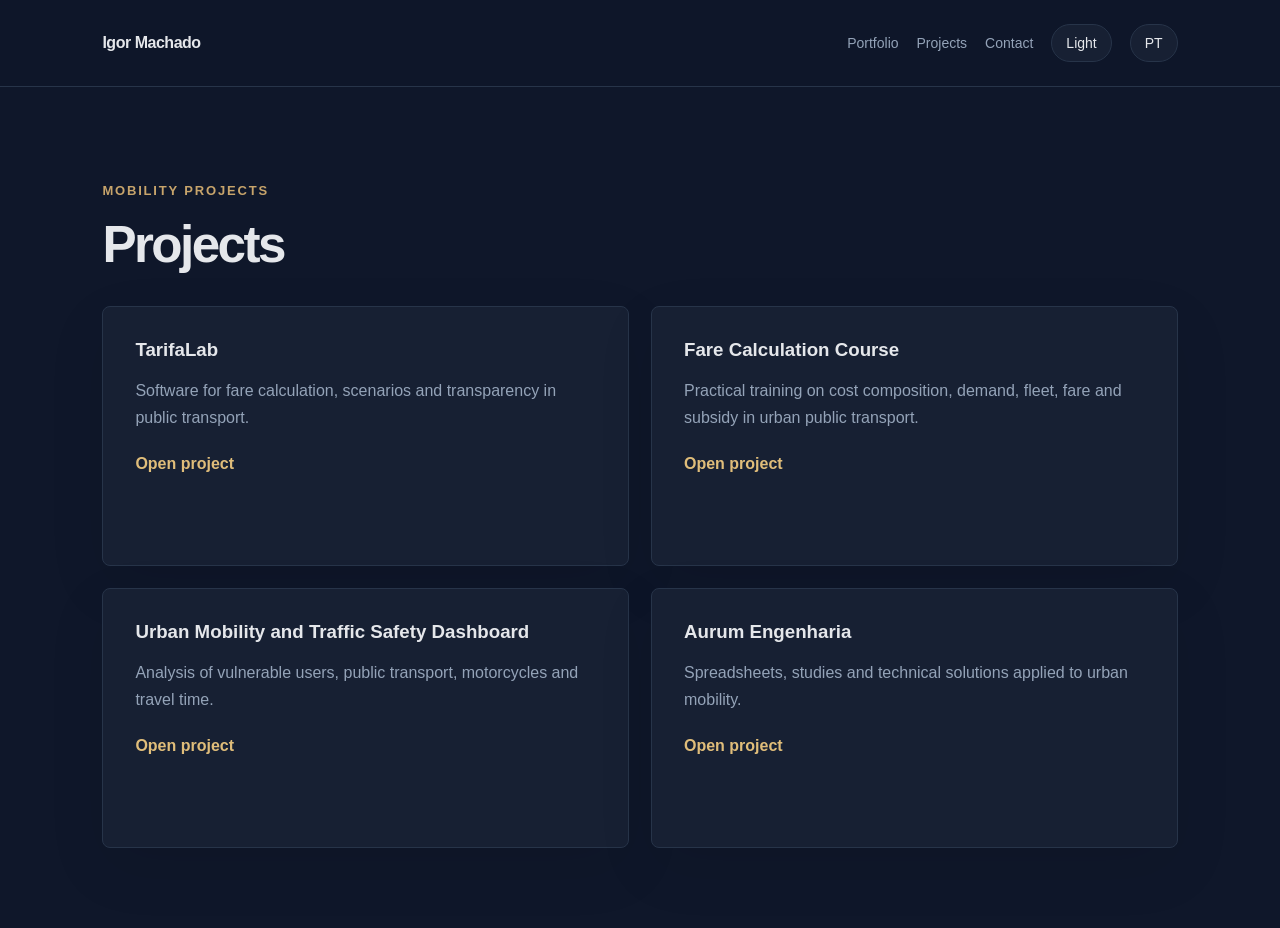
<file: projects.html>
<!DOCTYPE html>
<html lang="en">
<head>
  <meta charset="UTF-8" />
  <meta name="viewport" content="width=device-width, initial-scale=1.0" />
  <title>Projects | Igor Machado</title>
  <link rel="stylesheet" href="style.css" />
</head>

<body class="projects-page">
  <header class="navbar">
    <div class="logo">
      <a href="index.html">Igor Machado</a>
    </div>

    <nav class="nav-links">
      <a id="navhome" href="index.html">Portfolio</a>
      <a id="navprojects" href="projects.html">Projects</a>
      <a id="navcontact" href="index.html#contact">Contact</a>
      <button id="themeBtn">Dark</button>
      <button id="langBtn">PT</button>
    </nav>
  </header>

  <main>
    <section class="section">

      <div class="section-header">
        <p id="portfolioEyebrow" class="eyebrow">
          Mobility Projects
        </p>

        <h2 id="portfolioTitle">
          Projects
        </h2>
      </div>

      <div class="grid">

        <article class="card">
          <h3 id="portfolio1Title">
            TarifaLab
          </h3>

          <p id="portfolio1Description">
            Software for fare calculation, scenarios and transparency in public transport.
          </p>

          <a id="portfolio1Link" class="project-link" href="farelab/farelab.html">
            Open project
          </a>
        </article>

        <article class="card">
          <h3 id="portfolio2Title">
            Fare Calculation Course
          </h3>

          <p id="portfolio2Description">
            Practical training on cost composition, demand, fleet, fare and subsidy in urban public transport.
          </p>

          <a id="portfolio2Link" class="project-link" href="curso-calculo-tarifario/index.html">
            Open project
          </a>
        </article>

        <article class="card">
          <h3 id="portfolio3Title">
            Urban Mobility and Traffic Safety Dashboard
          </h3>

          <p id="portfolio3Description">
            Analysis of vulnerable users, public transport, motorcycles and travel time.
          </p>

          <a id="portfolio3Link" class="project-link" href="painel-mobilidade-seguranca-viaria/index.html">
            Open project
          </a>
        </article>

        <article class="card">
          <h3 id="portfolio4Title">
            Aurum Engenharia
          </h3>

          <p id="portfolio4Description">
            Spreadsheets, studies and technical solutions applied to urban mobility.
          </p>

          <a id="portfolio4Link" class="project-link" href="aurum-engenharia/index.html">
            Open project
          </a>
        </article>

      </div>

    </section>
  </main>

  <script>
    document.addEventListener("DOMContentLoaded", function () {
      const themeBtn = document.getElementById("themeBtn");
      const langBtn = document.getElementById("langBtn");

      const text = {
        pt: {
          navhome: "Portfolio",
          navprojects: "Projetos",
          navcontact: "Contato",
          portfolioEyebrow: "Projetos de Mobilidade",
          portfolioTitle: "Projetos",
          portfolio1Title: "TarifaLab",
          portfolio1Description: "Software para cálculo tarifário, cenários e transparência no transporte público.",
          portfolio1Link: "Abrir projeto",
          portfolio2Title: "Curso de Cálculo Tarifário",
          portfolio2Description: "Formação prática sobre composição de custos, demanda, frota, tarifa e subsídio no transporte público urbano.",
          portfolio2Link: "Abrir projeto",
          portfolio3Title: "Painel de Mobilidade e Segurança Viária",
          portfolio3Description: "Análise de usuários vulneráveis, transporte público, motocicletas e tempo de viagem.",
          portfolio3Link: "Abrir projeto",
          portfolio4Title: "Aurum Engenharia",
          portfolio4Description: "Planilhas, estudos e soluções técnicas aplicadas à mobilidade urbana.",
          portfolio4Link: "Abrir projeto"
        },
        en: {
          navhome: "Portfolio",
          navprojects: "Projects",
          navcontact: "Contact",
          portfolioEyebrow: "Mobility Projects",
          portfolioTitle: "Projects",
          portfolio1Title: "TarifaLab",
          portfolio1Description: "Software for fare calculation, scenarios and transparency in public transport.",
          portfolio1Link: "Open project",
          portfolio2Title: "Fare Calculation Course",
          portfolio2Description: "Practical training on cost composition, demand, fleet, fare and subsidy in urban public transport.",
          portfolio2Link: "Open project",
          portfolio3Title: "Urban Mobility and Traffic Safety Dashboard",
          portfolio3Description: "Analysis of vulnerable users, public transport, motorcycles and travel time.",
          portfolio3Link: "Open project",
          portfolio4Title: "Aurum Engenharia",
          portfolio4Description: "Spreadsheets, studies and technical solutions applied to urban mobility.",
          portfolio4Link: "Open project"
        }
      };

      function setLanguage(lang) {
        Object.entries(text[lang]).forEach(([id, value]) => {
          document.getElementById(id).innerText = value;
        });

        langBtn.innerText = lang === "pt" ? "EN" : "PT";
        localStorage.setItem("language", lang);
      }

      themeBtn.addEventListener("click", () => {
        document.body.classList.toggle("dark");
        themeBtn.innerText = document.body.classList.contains("dark") ? "Light" : "Dark";
      });

      document.body.classList.add("dark");
      themeBtn.innerText = "Light";

      let language =
        localStorage.getItem("language") ||
        ((navigator.language || navigator.userLanguage).startsWith("pt") ? "pt" : "en");

      setLanguage(language);

      langBtn.addEventListener("click", () => {
        language = language === "en" ? "pt" : "en";
        setLanguage(language);
      });
    });
  </script>
</body>
</html>
</file>
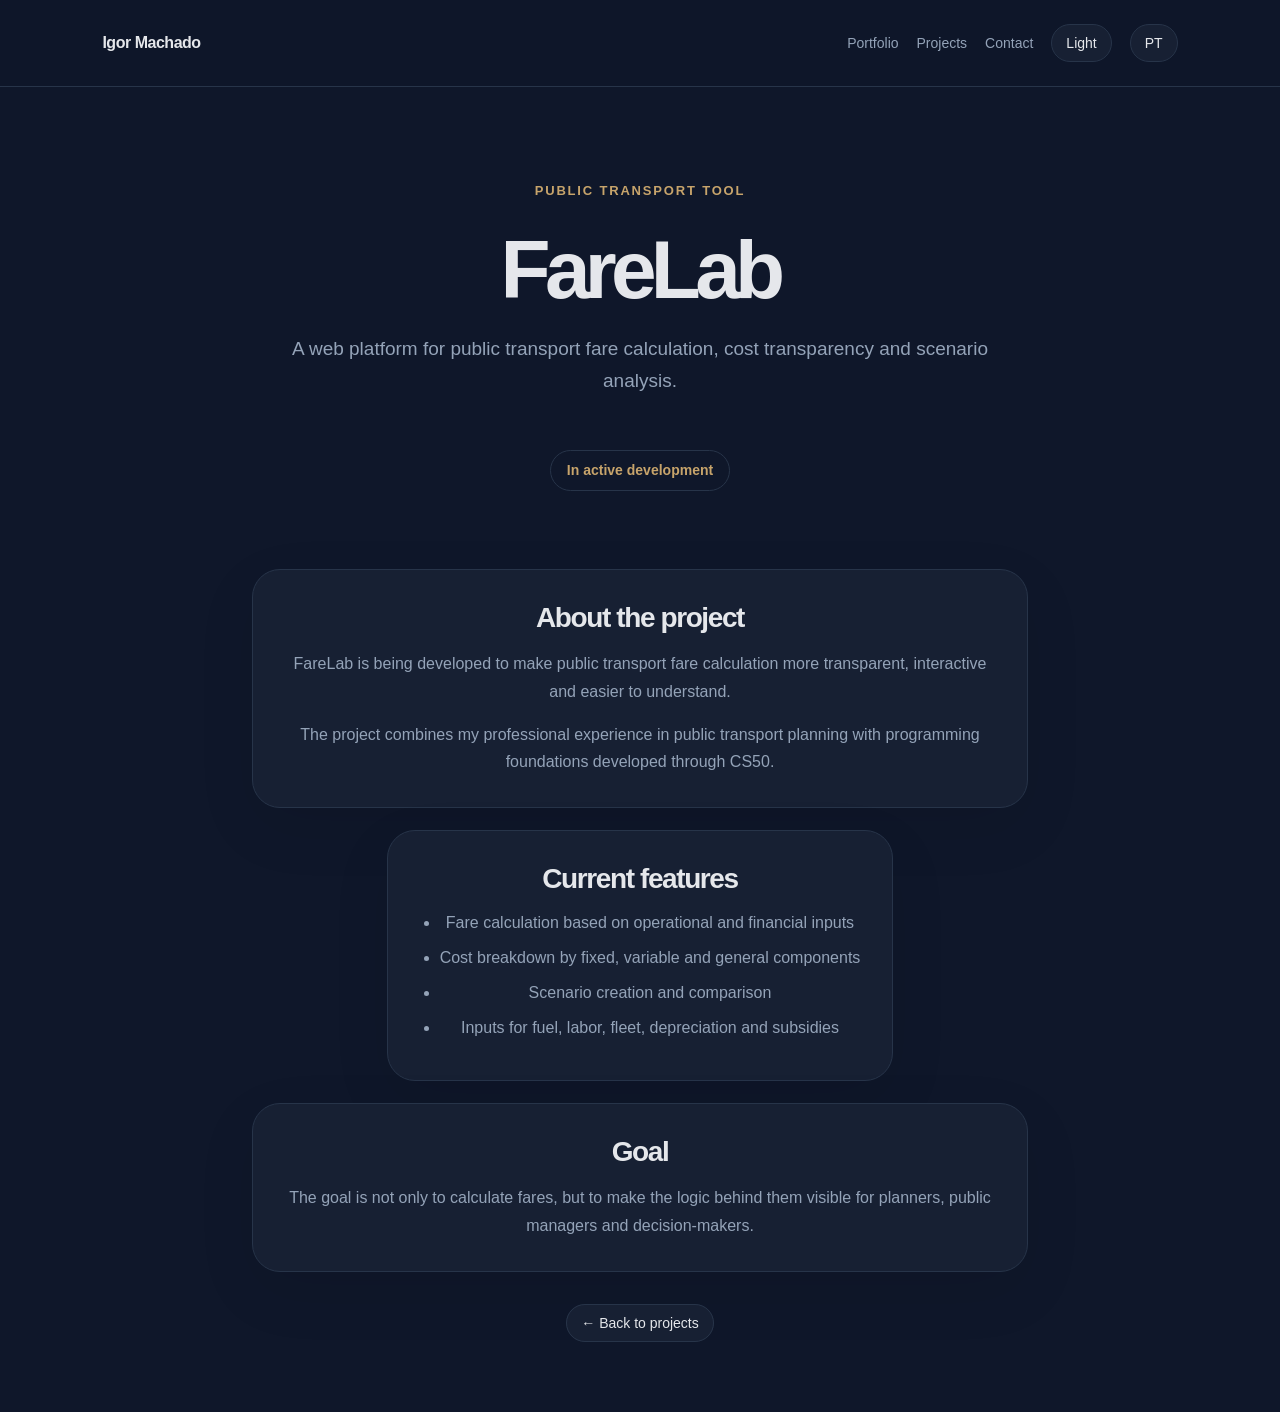
<file: farelab/farelab.html>
<!DOCTYPE html>
<html lang="en">
<head>
  <meta charset="UTF-8" />
  <meta name="viewport" content="width=device-width, initial-scale=1.0" />
  <title>FareLab</title>
  <link rel="stylesheet" href="style.css" />
</head>

<body class="dark">
  <header class="navbar">
    <div class="logo">
      <a href="../index.html">Igor Machado</a>
    </div>

    <nav class="nav-links">
      <a id="navhome" href="../index.html">Portfolio</a>
      <a id="navprojects" href="../projects.html">Projects</a>
      <a id="navcontact" href="../index.html#contact">Contact</a>
      <button id="themeBtn">Dark</button>
      <button id="langBtn">PT</button>
    </nav>
  </header>

  <main class="coming-soon-page">

    <p id="eyebrow" class="eyebrow">Public Transport Tool</p>

    <h1 id="heroTitle">FareLab</h1>

    <p id="heroDescription" class="coming-text">
      A web platform for public transport fare calculation,
      cost transparency and scenario analysis.
    </p>

    <p id="projectStatus" class="project-status">
      In active development
    </p>

    <section class="project-section">
      <h2 id="aboutTitle">About the project</h2>

      <p id="aboutDescription">
        FareLab is being developed to make public transport fare calculation
        more transparent, interactive and easier to understand.
      </p>

      <p id="aboutComplement">
        The project combines my professional experience in public transport
        planning with programming foundations developed through CS50.
      </p>
    </section>

    <section class="project-section">
      <h2 id="featuresTitle">Current features</h2>

      <ul class="feature-list">
        <li id="feature1">Fare calculation based on operational and financial inputs</li>
        <li id="feature2">Cost breakdown by fixed, variable and general components</li>
        <li id="feature3">Scenario creation and comparison</li>
        <li id="feature4">Inputs for fuel, labor, fleet, depreciation and subsidies</li>
      </ul>
    </section>

    <section class="project-section">
      <h2 id="goalTitle">Goal</h2>

      <p id="goalDescription">
        The goal is not only to calculate fares, but to make the logic behind
        them visible for planners, public managers and decision-makers.
      </p>
    </section>

    <div class="page-actions">
      <a id="backButton" class="btn secondary" href="../projects.html">
        &larr; Back to projects
      </a>
    </div>

  </main>

  <script>
    document.addEventListener("DOMContentLoaded", function () {
      const themeBtn = document.getElementById("themeBtn");
      const langBtn = document.getElementById("langBtn");

      const text = {
        pt: {
          title: "TarifaLab | Igor Machado",
          htmlLang: "pt-BR",
          navhome: "Portfolio",
          navprojects: "Projetos",
          navcontact: "Contato",
          eyebrow: "Ferramenta de transporte publico",
          heroTitle: "TarifaLab",
          heroDescription: "Uma plataforma web para calculo tarifario do transporte publico, transparencia de custos e analise de cenarios.",
          projectStatus: "Em desenvolvimento ativo",
          aboutTitle: "Sobre o projeto",
          aboutDescription: "O TarifaLab esta sendo desenvolvido para tornar o calculo tarifario do transporte publico mais transparente, interativo e facil de entender.",
          aboutComplement: "O projeto combina minha experiencia profissional em planejamento de transporte publico com fundamentos de programacao desenvolvidos no CS50.",
          featuresTitle: "Funcionalidades atuais",
          feature1: "Calculo tarifario com base em dados operacionais e financeiros",
          feature2: "Abertura de custos por componentes fixos, variaveis e gerais",
          feature3: "Criacao e comparacao de cenarios",
          feature4: "Entradas para combustivel, pessoal, frota, depreciacao e subsidios",
          goalTitle: "Objetivo",
          goalDescription: "O objetivo nao e apenas calcular tarifas, mas tornar visivel a logica por tras delas para planejadores, gestores publicos e tomadores de decisao.",
          backButton: "&larr; Voltar aos projetos"
        },
        en: {
          title: "FareLab | Igor Machado",
          htmlLang: "en",
          navhome: "Portfolio",
          navprojects: "Projects",
          navcontact: "Contact",
          eyebrow: "Public Transport Tool",
          heroTitle: "FareLab",
          heroDescription: "A web platform for public transport fare calculation, cost transparency and scenario analysis.",
          projectStatus: "In active development",
          aboutTitle: "About the project",
          aboutDescription: "FareLab is being developed to make public transport fare calculation more transparent, interactive and easier to understand.",
          aboutComplement: "The project combines my professional experience in public transport planning with programming foundations developed through CS50.",
          featuresTitle: "Current features",
          feature1: "Fare calculation based on operational and financial inputs",
          feature2: "Cost breakdown by fixed, variable and general components",
          feature3: "Scenario creation and comparison",
          feature4: "Inputs for fuel, labor, fleet, depreciation and subsidies",
          goalTitle: "Goal",
          goalDescription: "The goal is not only to calculate fares, but to make the logic behind them visible for planners, public managers and decision-makers.",
          backButton: "&larr; Back to projects"
        }
      };

      function setLanguage(lang) {
        const languageText = text[lang];

        Object.entries(languageText).forEach(([id, value]) => {
          if (id === "title" || id === "htmlLang") {
            return;
          }

          const element = document.getElementById(id);
          if (element) {
            element.innerHTML = value;
          }
        });

        document.title = languageText.title;
        document.documentElement.lang = languageText.htmlLang;
        langBtn.innerText = lang === "pt" ? "EN" : "PT";
        localStorage.setItem("language", lang);
      }

      themeBtn.addEventListener("click", () => {
        document.body.classList.toggle("dark");
        themeBtn.innerText = document.body.classList.contains("dark") ? "Light" : "Dark";
      });

      document.body.classList.add("dark");
      themeBtn.innerText = "Light";

      let language =
        localStorage.getItem("language") ||
        ((navigator.language || navigator.userLanguage).startsWith("pt") ? "pt" : "en");

      setLanguage(language);

      langBtn.addEventListener("click", () => {
        language = language === "en" ? "pt" : "en";
        setLanguage(language);
      });
    });
  </script>
</body>
</html>
</file>
<file: style.css>
:root {
  --bg: #f4f1ea;
  --surface: #ffffff;
  --text: #1f2933;
  --muted: #6b7280;
  --border: #ddd6cc;
  --accent: #8a6f4d;
  --accent-dark: #5f4b32;
}

body.dark {
  --bg: #0f172a;
  --surface: #172033;
  --text: #e5e7eb;
  --muted: #94a3b8;
  --border: #273449;
  --accent: #c7a46b;
  --accent-dark: #e0bd7a;
}

* {
  box-sizing: border-box;
}

html {
  scroll-behavior: smooth;
}

body {
  margin: 0;
  font-family: Arial, Helvetica, sans-serif;
  background: var(--bg);
  color: var(--text);
}

.navbar {
  position: sticky;
  top: 0;
  z-index: 10;
  display: flex;
  justify-content: space-between;
  align-items: center;
  padding: 24px 8%;
  background: rgba(244, 241, 234, 0.85);
  backdrop-filter: blur(12px);
  border-bottom: 1px solid var(--border);
}

body.dark .navbar {
  background: rgba(15, 23, 42, 0.85);
}

.logo {
  font-weight: 700;
  letter-spacing: -0.03em;
}

.logo a {
  color: inherit;
  text-decoration: none;
}

.nav-links {
  display: flex;
  align-items: center;
  gap: 18px;
}

.nav-links a {
  color: var(--muted);
  text-decoration: none;
  font-size: 14px;
}

button,
.btn {
  border: 1px solid var(--border);
  background: var(--surface);
  color: var(--text);
  padding: 10px 14px;
  border-radius: 999px;
  cursor: pointer;
  text-decoration: none;
  font-size: 14px;
}

.hero {
  min-height: 82vh;
  display: grid;
  grid-template-columns: 1.4fr 0.9fr;
  align-items: center;
  gap: 48px;
  padding: 80px 8%;
}

.eyebrow {
  color: var(--accent);
  text-transform: uppercase;
  letter-spacing: 0.14em;
  font-size: 13px;
  font-weight: 700;
}

h1 {
  font-size: clamp(42px, 7vw, 82px);
  line-height: 0.95;
  letter-spacing: -0.07em;
  margin: 16px 0 24px;
  max-width: 900px;
}

h2 {
  font-size: clamp(30px, 4vw, 52px);
  letter-spacing: -0.05em;
  margin: 0 0 18px;
}

h3 {
  margin: 0 0 10px;
}

p {
  color: var(--muted);
  line-height: 1.7;
}

.hero-text > p {
  max-width: 680px;
  font-size: 18px;
}

.hero-buttons {
  display: flex;
  flex-wrap: wrap;
  gap: 12px;
  margin-top: 32px;
}

.btn.primary {
  background: var(--accent);
  color: white;
  border-color: var(--accent);
}

.hero-card,
.card,
.timeline-item,
.about {
  background: var(--surface);
  border: 1px solid var(--border);
  border-radius: 28px;
  padding: 32px;
  box-shadow: 0 20px 60px rgba(0, 0, 0, 0.08);
}

.hero-card {
  transform: rotate(2deg);
}

.section {
  padding: 80px 8%;
}

.section-header {
  margin-bottom: 32px;
}

.grid {
  display: grid;
  grid-template-columns: repeat(2, 1fr);
  gap: 22px;
}

.split {
  display: grid;
  grid-template-columns: 0.8fr 1.2fr;
  gap: 48px;
}

.timeline {
  display: grid;
  gap: 18px;
}

.timeline-item span {
  color: var(--accent);
  font-size: 14px;
  font-weight: 700;
}

.about {
  margin: 80px 8%;
}

@media (max-width: 850px) {
  .navbar {
    align-items: flex-start;
    gap: 18px;
    flex-direction: column;
  }

  .nav-links {
    flex-wrap: wrap;
  }

  .hero,
  .split,
  .grid {
    grid-template-columns: 1fr;
  }

  .hero {
    padding-top: 48px;
  }

  .hero-card {
    transform: none;
  }
}

.project-company {
  color: var(--accent);
  font-size: 14px;
  font-weight: 700;
  margin-bottom: 14px;
}

.project-link {
  display: inline-block;
  margin-top: 18px;
  color: var(--accent-dark);
  text-decoration: none;
  font-weight: 700;
}

.project-link:hover {
  opacity: 0.8;
}

.projects-page .card {
  border-radius: 8px;
  min-height: 260px;
}

.projects-page .card p {
  margin-bottom: 0;
}

.projects-page .project-link {
  margin-top: 24px;
}


.coming-soon-page {
  min-height: 100vh;
  display: flex;
  flex-direction: column;
  justify-content: center;
  align-items: center;
  text-align: center;
  padding: 40px;
}

.coming-text {
  max-width: 700px;
  margin-bottom: 32px;
  font-size: 18px;
}

.coming-soon {
  font-size: 72px;
  font-weight: 700;
  letter-spacing: -0.06em;
  color: var(--accent);
  margin-bottom: 32px;
}

.project-detail-page .navbar {
  position: sticky;
}

.project-hero {
  padding: 96px 8% 72px;
  border-bottom: 1px solid var(--border);
}

.project-hero h1 {
  max-width: 980px;
}

.project-lead {
  max-width: 760px;
  font-size: 20px;
}

.project-support {
  max-width: 820px;
  font-size: 17px;
}

.project-content {
  display: grid;
  gap: 32px;
  padding: 72px 8%;
}

.content-block,
.detail-card,
.skills-section,
.project-cta {
  background: var(--surface);
  border: 1px solid var(--border);
  border-radius: 8px;
  padding: 32px;
}

.insight-block {
  background: var(--accent);
  border-radius: 8px;
  padding: 36px;
}

.insight-block .eyebrow,
.insight-block h2,
.insight-block p {
  color: white;
}

.insight-block p {
  max-width: 900px;
}

.content-block h2,
.project-cta h2 {
  max-width: 840px;
}

.content-block p,
.detail-card p,
.project-cta p {
  max-width: 860px;
}

.content-grid {
  display: grid;
  grid-template-columns: repeat(2, minmax(0, 1fr));
  gap: 22px;
}

.metric-story {
  display: grid;
  grid-template-columns: minmax(0, 1fr) auto;
  align-items: center;
  gap: 32px;
}

.metric-comparison {
  display: flex;
  align-items: center;
  gap: 18px;
  min-width: 320px;
}

.metric-point {
  border: 1px solid var(--border);
  border-radius: 8px;
  background: var(--bg);
  padding: 18px;
  min-width: 110px;
  text-align: center;
}

.metric-point span,
.stat-card span,
.stat-card small {
  display: block;
  color: var(--muted);
  font-size: 13px;
  font-weight: 700;
}

.metric-point strong {
  display: block;
  color: var(--text);
  font-size: 38px;
  line-height: 1;
  margin-top: 8px;
}

.metric-point.featured strong {
  color: var(--accent-dark);
}

.metric-arrow {
  color: var(--accent);
  font-weight: 700;
}

.stat-grid,
.mini-card-grid {
  display: grid;
  grid-template-columns: repeat(2, minmax(0, 1fr));
  gap: 14px;
  margin: 20px 0;
}

.stat-card,
.mini-card-grid article {
  border: 1px solid var(--border);
  border-radius: 8px;
  background: var(--bg);
  padding: 18px;
}

.stat-card strong {
  display: block;
  color: var(--accent-dark);
  font-size: 36px;
  line-height: 1;
  margin: 10px 0 6px;
}

.mini-card-grid article h3 {
  font-size: 17px;
}

.mini-card-grid article p {
  margin-bottom: 0;
}

.detail-card ul {
  margin: 18px 0 0;
  padding-left: 20px;
  color: var(--muted);
  line-height: 1.7;
}

.detail-card li + li {
  margin-top: 8px;
}

.card-subtitle {
  color: var(--accent-dark);
  font-size: 14px;
  font-weight: 700;
  margin: -4px 0 12px;
}

.card-note {
  margin: 18px 0 0;
}

.skill-list {
  display: flex;
  flex-wrap: wrap;
  gap: 10px;
  margin-top: 22px;
}

.skill-list span {
  border: 1px solid var(--border);
  border-radius: 999px;
  color: var(--text);
  background: var(--bg);
  padding: 9px 12px;
  font-size: 14px;
}

.project-cta {
  display: grid;
  justify-items: start;
}

.contact-email {
  color: var(--text);
  font-size: 18px;
  font-weight: 700;
}

.contact-email a {
  color: var(--accent-dark);
  overflow-wrap: anywhere;
}

.disabled-link {
  opacity: 0.62;
  cursor: default;
  pointer-events: none;
}

@media (max-width: 850px) {
  .project-hero {
    padding-top: 56px;
  }

  .project-content,
  .content-grid,
  .metric-story,
  .stat-grid,
  .mini-card-grid {
    grid-template-columns: 1fr;
  }

  .metric-comparison {
    min-width: 0;
    width: 100%;
    justify-content: space-between;
  }

  .metric-point {
    min-width: 0;
    flex: 1;
  }

  .project-lead {
    font-size: 18px;
  }
}
</file>
<file: farelab/style.css>
:root {
  --bg: #f4f1ea;
  --surface: #ffffff;
  --text: #1f2933;
  --muted: #6b7280;
  --border: #ddd6cc;
  --accent: #8a6f4d;
  --accent-dark: #5f4b32;
}

body.dark {
  --bg: #0f172a;
  --surface: #172033;
  --text: #e5e7eb;
  --muted: #94a3b8;
  --border: #273449;
  --accent: #c7a46b;
  --accent-dark: #e0bd7a;
}

* {
  box-sizing: border-box;
}

html {
  scroll-behavior: smooth;
}

body {
  margin: 0;
  font-family: Arial, Helvetica, sans-serif;
  background: var(--bg);
  color: var(--text);
}

.navbar {
  position: sticky;
  top: 0;
  z-index: 10;
  display: flex;
  justify-content: space-between;
  align-items: center;
  padding: 24px 8%;
  background: rgba(244, 241, 234, 0.85);
  backdrop-filter: blur(12px);
  border-bottom: 1px solid var(--border);
}

body.dark .navbar {
  background: rgba(15, 23, 42, 0.85);
}

.logo {
  font-weight: 700;
  letter-spacing: -0.03em;
}

.logo a {
  color: var(--text);
  text-decoration: none;
}

.nav-links {
  display: flex;
  align-items: center;
  gap: 18px;
}

.nav-links a {
  color: var(--muted);
  text-decoration: none;
  font-size: 14px;
}

button,
.btn {
  border: 1px solid var(--border);
  background: var(--surface);
  color: var(--text);
  padding: 10px 14px;
  border-radius: 999px;
  cursor: pointer;
  text-decoration: none;
  font-size: 14px;
}

.hero {
  min-height: 82vh;
  display: grid;
  grid-template-columns: 1.4fr 0.9fr;
  align-items: center;
  gap: 48px;
  padding: 80px 8%;
}

.eyebrow {
  color: var(--accent);
  text-transform: uppercase;
  letter-spacing: 0.14em;
  font-size: 13px;
  font-weight: 700;
}

h1 {
  font-size: clamp(42px, 7vw, 82px);
  line-height: 0.95;
  letter-spacing: -0.07em;
  margin: 16px 0 24px;
  max-width: 900px;
}

h2 {
  font-size: clamp(30px, 4vw, 52px);
  letter-spacing: -0.05em;
  margin: 0 0 18px;
}

h3 {
  margin: 0 0 10px;
}

p {
  color: var(--muted);
  line-height: 1.7;
}

.hero-text > p {
  max-width: 680px;
  font-size: 18px;
}

.hero-buttons {
  display: flex;
  flex-wrap: wrap;
  gap: 12px;
  margin-top: 32px;
}

.btn.primary {
  background: var(--accent);
  color: white;
  border-color: var(--accent);
}

.hero-card,
.card,
.timeline-item,
.about {
  background: var(--surface);
  border: 1px solid var(--border);
  border-radius: 28px;
  padding: 32px;
  box-shadow: 0 20px 60px rgba(0, 0, 0, 0.08);
}

.hero-card {
  transform: rotate(2deg);
}

.section {
  padding: 80px 8%;
}

.section-header {
  margin-bottom: 32px;
}

.grid {
  display: grid;
  grid-template-columns: repeat(2, 1fr);
  gap: 22px;
}

.split {
  display: grid;
  grid-template-columns: 0.8fr 1.2fr;
  gap: 48px;
}

.timeline {
  display: grid;
  gap: 18px;
}

.timeline-item span {
  color: var(--accent);
  font-size: 14px;
  font-weight: 700;
}

.about {
  margin: 80px 8%;
}

@media (max-width: 850px) {
  .navbar {
    align-items: flex-start;
    gap: 18px;
    flex-direction: column;
  }

  .nav-links {
    flex-wrap: wrap;
  }

  .hero,
  .split,
  .grid {
    grid-template-columns: 1fr;
  }

  .hero {
    padding-top: 48px;
  }

  .hero-card {
    transform: none;
  }
}

.project-company {
  color: var(--accent);
  font-size: 14px;
  font-weight: 700;
  margin-bottom: 14px;
}

.project-link {
  display: inline-block;
  margin-top: 18px;
  color: var(--accent-dark);
  text-decoration: none;
  font-weight: 700;
}

.project-link:hover {
  opacity: 0.8;
}


.coming-soon-page {
  min-height: 100vh;
  display: flex;
  flex-direction: column;
  justify-content: center;
  align-items: center;
  text-align: center;
  padding: 40px;
}

.coming-text {
  max-width: 700px;
  margin-bottom: 32px;
  font-size: 18px;
}

.coming-soon-page {
  min-height: 100vh;
  padding: 80px 8%;
  max-width: 980px;
  margin: 0 auto;
}

.coming-soon-page h1,
.coming-soon-page .eyebrow,
.coming-text,
.project-status,
.page-actions {
  text-align: center;
}

.coming-text {
  max-width: 760px;
  margin: 0 auto 24px;
  font-size: 19px;
}

.project-status {
  display: block;
  width: fit-content;
  margin: 28px auto 56px;
  padding: 8px 16px;
  border: 1px solid var(--border);
  border-radius: 999px;
  color: var(--accent);
  font-size: 14px;
  font-weight: 700;
}

.project-section {
  background: var(--surface);
  border: 1px solid var(--border);
  border-radius: 28px;
  padding: 32px;
  margin-top: 22px;
  box-shadow: 0 20px 60px rgba(0, 0, 0, 0.08);
}

.project-section h2 {
  font-size: 28px;
  margin-bottom: 14px;
}

.project-section p {
  margin-bottom: 0;
}

.feature-list {
  margin: 0;
  padding-left: 20px;
  color: var(--muted);
  line-height: 1.8;
}

.feature-list li {
  margin-bottom: 6px;
}

.page-actions {
  margin-top: 42px;
}

@media (max-width: 850px) {
  .coming-soon-page {
    padding: 56px 8%;
  }

  .project-section {
    padding: 24px;
  }
}
</file>
